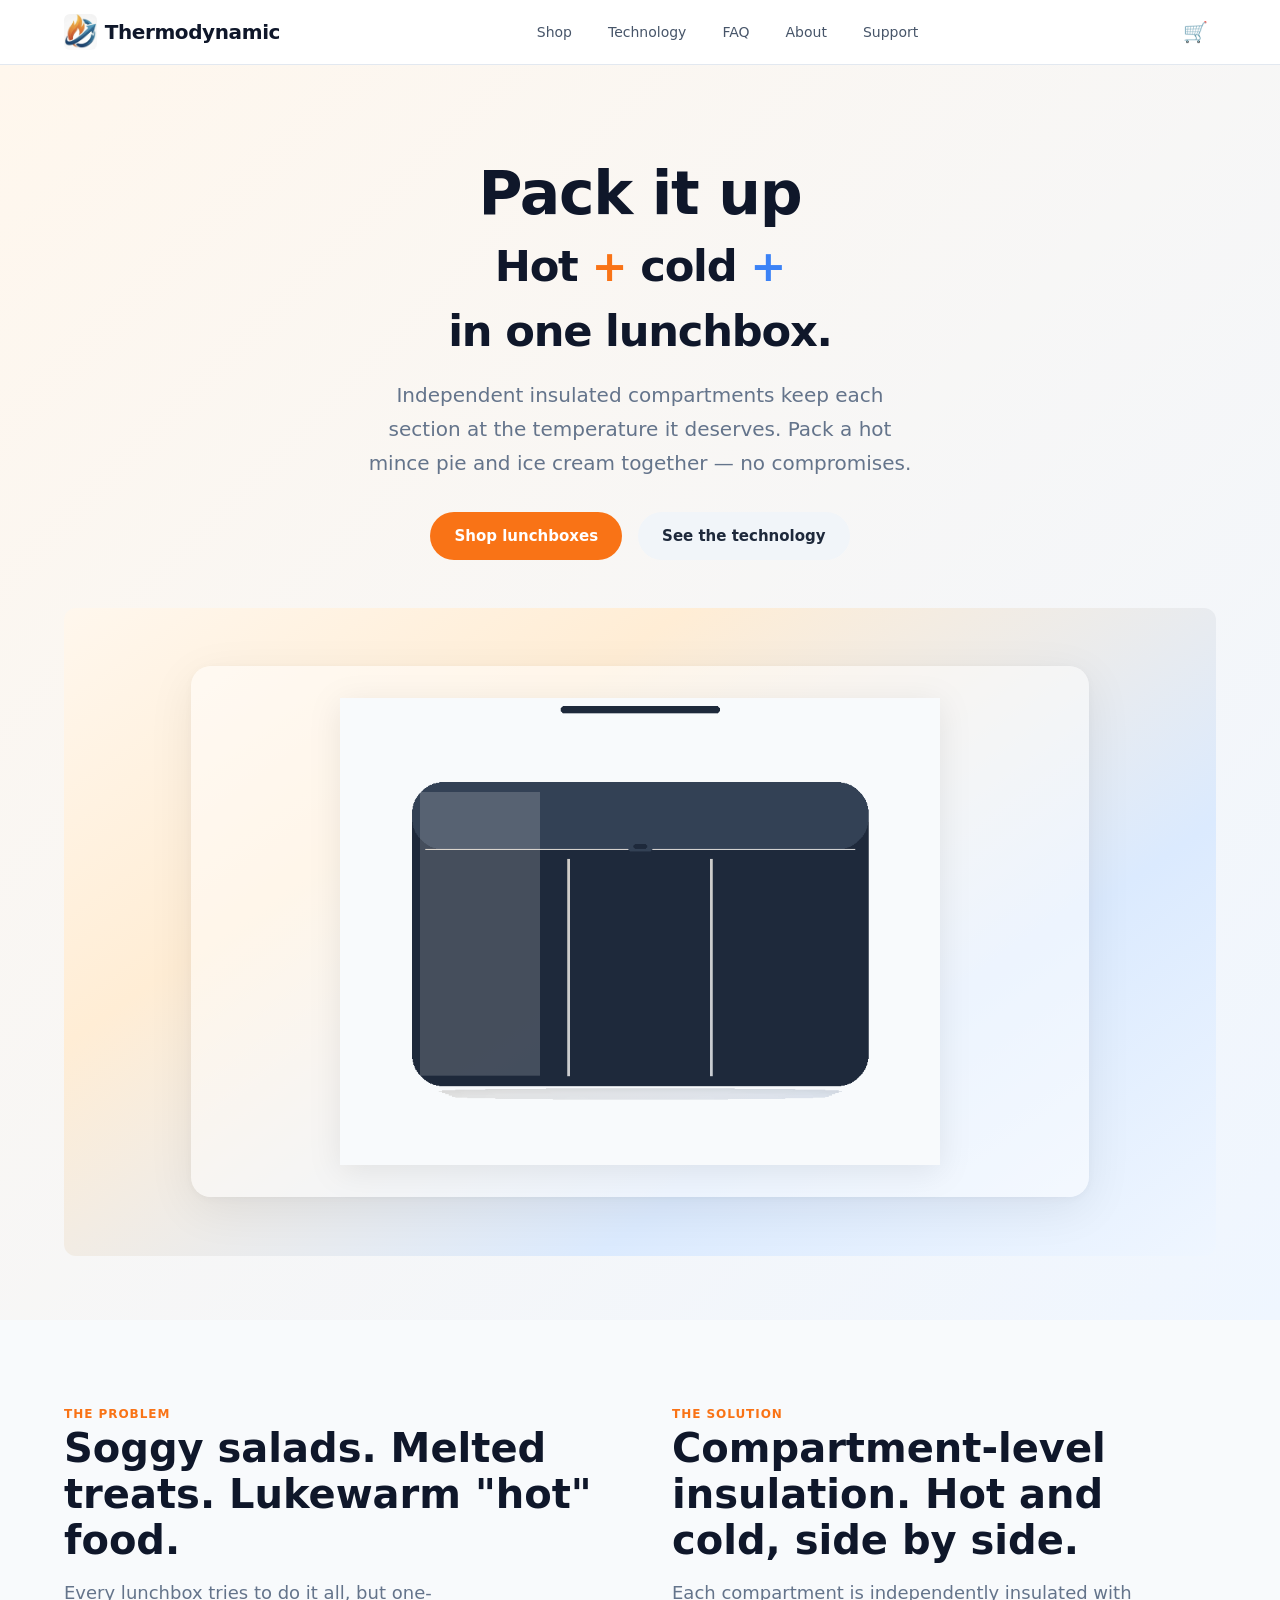
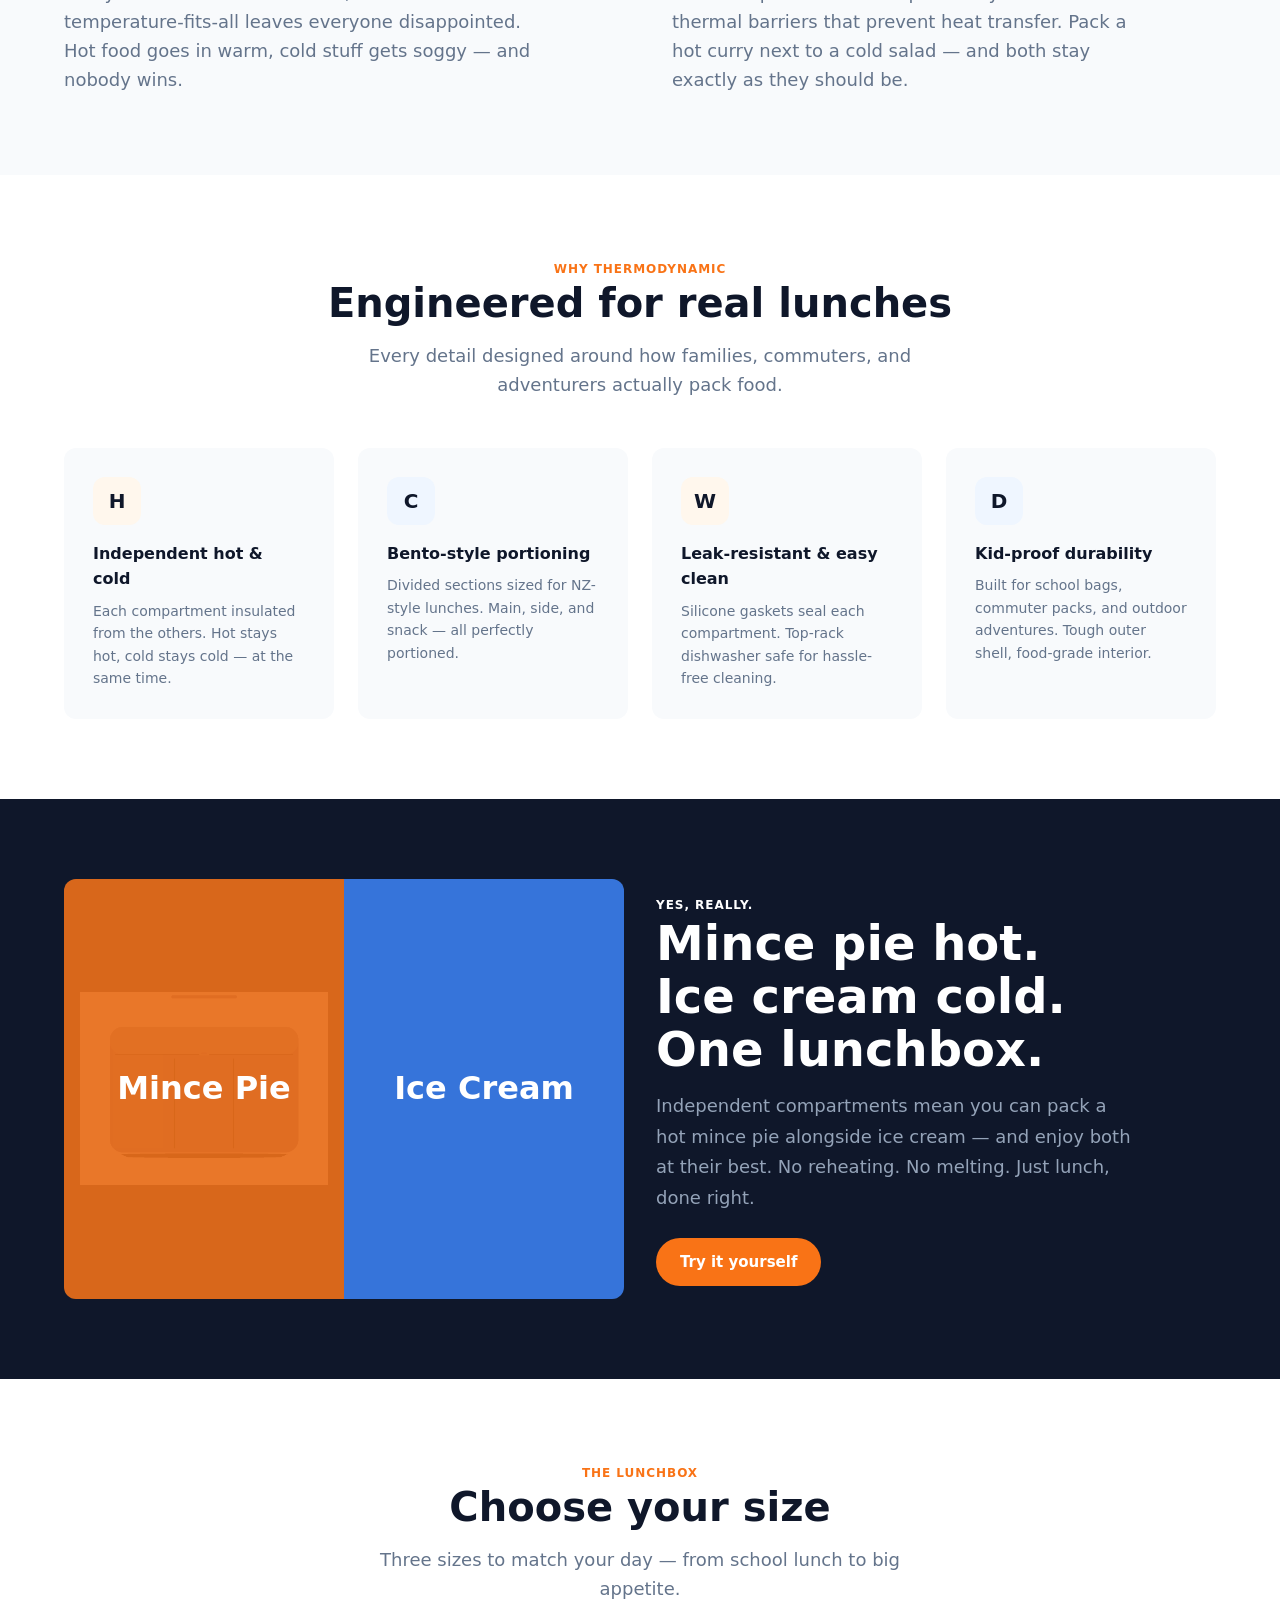
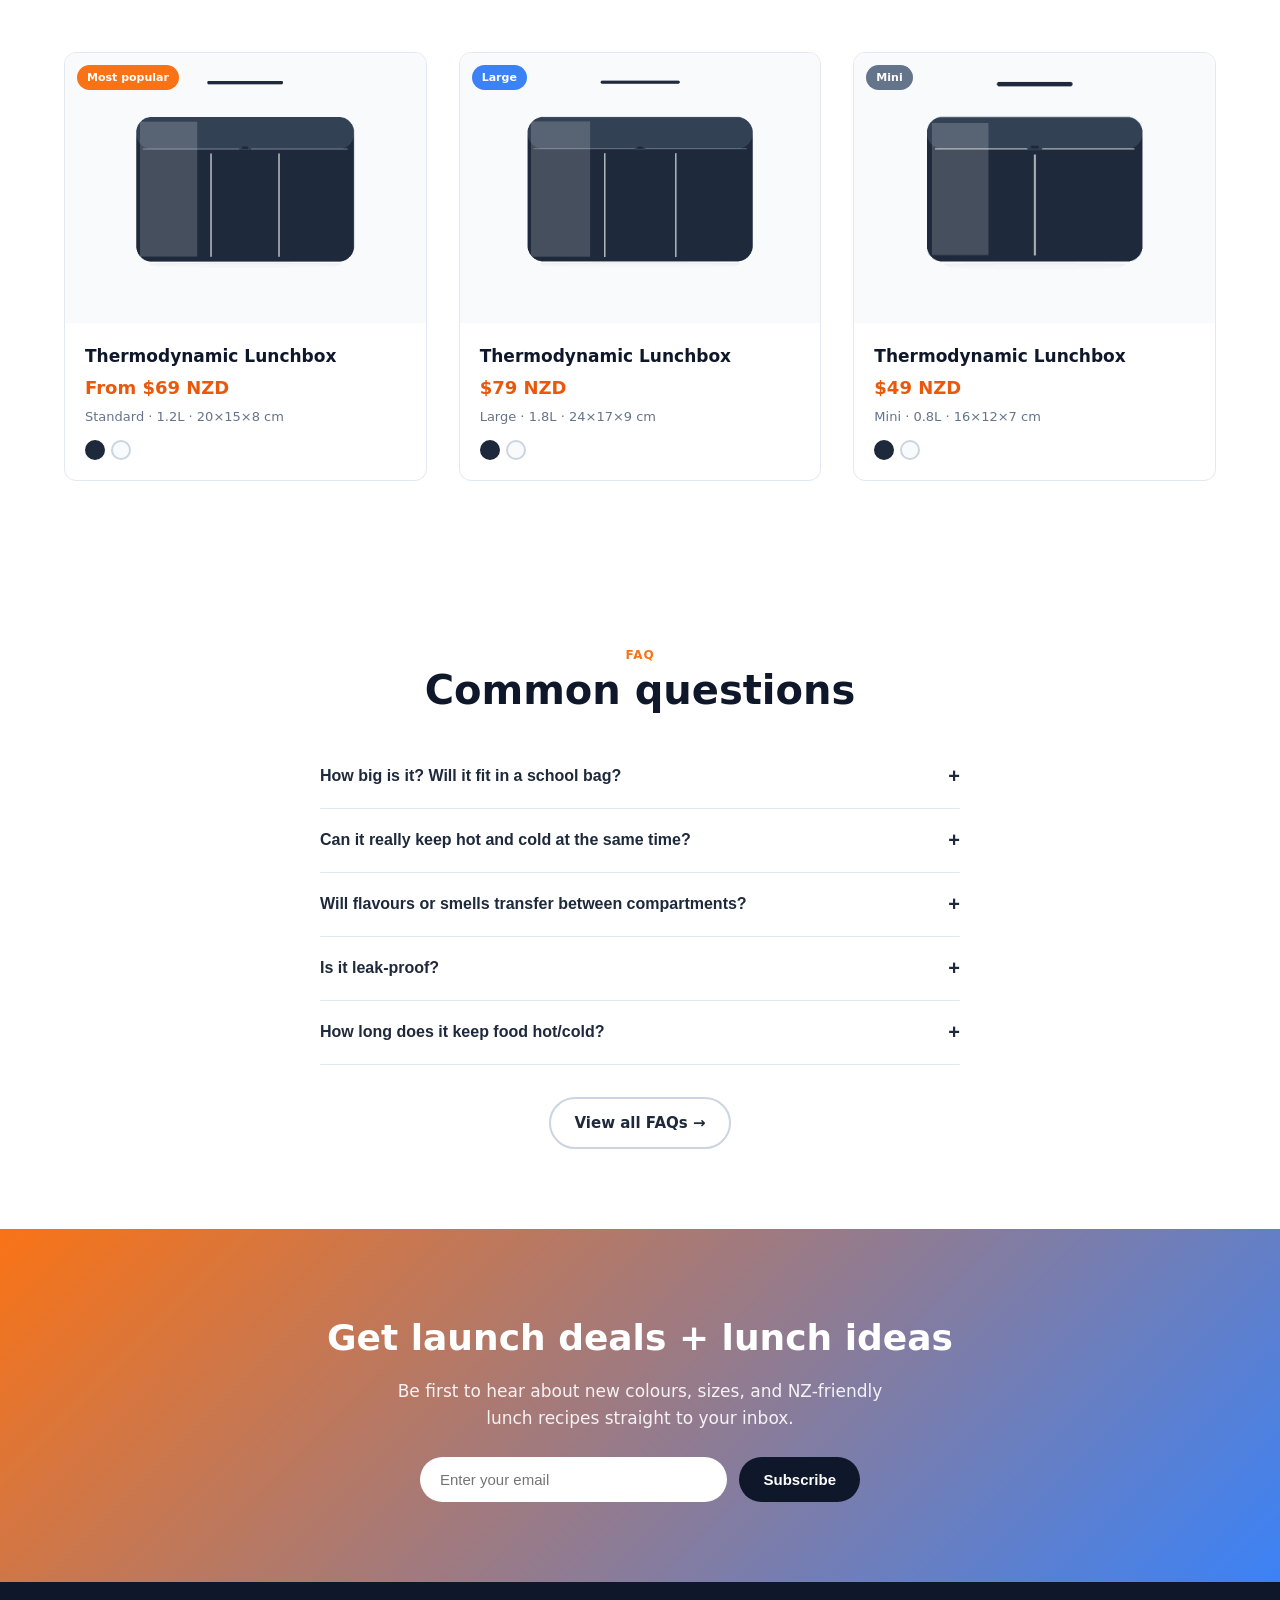
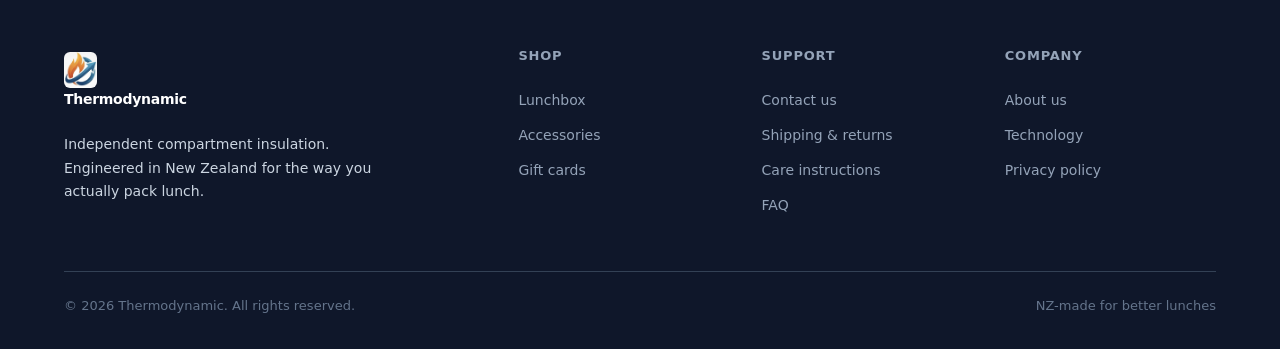
<file: index.html>
<!DOCTYPE html>
<html lang="en-NZ">
<head>
  <meta charset="UTF-8">
  <meta name="viewport" content="width=device-width, initial-scale=1.0">
  <title>Thermodynamic – Hot and cold in one lunchbox</title>
  <meta name="description" content="Independent insulated compartments keep each section at the temperature it deserves. Pack hot mince pie and ice cream together. NZ-designed bento lunchboxes.">
  <meta property="og:title" content="Thermodynamic – Hot and cold in one lunchbox">
  <meta property="og:description" content="Independent insulated compartments keep each section at the temperature it deserves.">
  <meta property="og:type" content="website">
  <meta property="og:url" content="https://thermodynamic.co.nz">
  <link rel="stylesheet" href="css/style.css">
  <link rel="icon" href="assets/logo.png">
</head>
<body>
  <!-- Header -->
  <header class="header">
    <div class="container header-inner">
      <a href="index.html" class="logo"><img class="logo-icon" src="assets/logo.png" alt="">Thermodynamic</a>
      <nav class="nav">
        <a href="shop.html">Shop</a>
        <a href="technology.html">Technology</a>
        <a href="faq.html">FAQ</a>
        <a href="about.html">About</a>
        <a href="support.html">Support</a>
      </nav>
      <div class="header-actions">
        <a href="cart.html" class="cart-btn" aria-label="Cart">
          🛒<span class="cart-count" style="display:none">0</span>
        </a>
        <button class="mobile-menu-btn" aria-label="Menu">☰</button>
      </div>
    </div>
    <nav class="mobile-nav">
      <a href="shop.html">Shop</a>
      <a href="technology.html">Technology</a>
      <a href="faq.html">FAQ</a>
      <a href="about.html">About</a>
      <a href="support.html">Support</a>
      <a href="cart.html" class="btn btn-primary">View cart 🛒</a>
    </nav>
  </header>

  <main>
    <!-- Hero -->
    <section class="hero">
      <div class="hero-bg"></div>
      <div class="container">
        <div class="hero-content">
          <h1><span style="display:block;margin-bottom:.15rem">Pack it up</span><span style="font-size:.72em">Hot <span class="highlight-orange">+</span> cold <span class="highlight-blue">+</span><br>in one lunchbox.</span></h1>
          <p>Independent insulated compartments keep each section at the temperature it deserves. Pack a hot mince pie and ice cream together — no compromises.</p>
          <div class="hero-actions">
            <a href="shop.html" class="btn btn-primary">Shop lunchboxes</a>
            <a href="technology.html" class="btn btn-secondary">See the technology</a>
          </div>
        </div>
        <div class="hero-visual">
          <div class="hero-visual-bg"></div>
          <div class="hero-visual-inner">
            <img src="assets/standard_slate.png" alt="Thermodynamic Lunchbox">
          </div>
        </div>
      </div>
    </section>

    <!-- Problem → Solution -->
    <section class="section" style="background:var(--slate-50)">
      <div class="container">
        <div class="grid-2" style="align-items:center">
          <div>
            <span class="section-label">The problem</span>
            <h2 class="section-title">Soggy salads. Melted treats. Lukewarm "hot" food.</h2>
            <p class="section-subtitle" style="max-width:480px">Every lunchbox tries to do it all, but one-temperature-fits-all leaves everyone disappointed. Hot food goes in warm, cold stuff gets soggy — and nobody wins.</p>
          </div>
          <div>
            <span class="section-label">The solution</span>
            <h2 class="section-title">Compartment-level insulation. <span class="highlight-orange">Hot</span> and <span class="highlight-blue">cold</span>, side by side.</h2>
            <p class="section-subtitle" style="max-width:480px">Each compartment is independently insulated with thermal barriers that prevent heat transfer. Pack a hot curry next to a cold salad — and both stay exactly as they should be.</p>
          </div>
        </div>
      </div>
    </section>

    <!-- Key Benefits -->
    <section class="section">
      <div class="container">
        <div class="text-center" style="margin-bottom:3rem">
          <span class="section-label">Why Thermodynamic</span>
          <h2 class="section-title">Engineered for real lunches</h2>
          <p class="section-subtitle" style="margin:0 auto">Every detail designed around how families, commuters, and adventurers actually pack food.</p>
        </div>
        <div class="benefits-grid">
          <div class="benefit-card">
            <div class="benefit-icon orange" style="font-size:1.25rem;font-weight:700">H</div>
            <h3>Independent hot & cold</h3>
            <p>Each compartment insulated from the others. Hot stays hot, cold stays cold — at the same time.</p>
          </div>
          <div class="benefit-card">
            <div class="benefit-icon blue" style="font-size:1.25rem;font-weight:700">C</div>
            <h3>Bento-style portioning</h3>
            <p>Divided sections sized for NZ-style lunches. Main, side, and snack — all perfectly portioned.</p>
          </div>
          <div class="benefit-card">
            <div class="benefit-icon orange" style="font-size:1.25rem;font-weight:700">W</div>
            <h3>Leak-resistant & easy clean</h3>
            <p>Silicone gaskets seal each compartment. Top-rack dishwasher safe for hassle-free cleaning.</p>
          </div>
          <div class="benefit-card">
            <div class="benefit-icon blue" style="font-size:1.25rem;font-weight:700">D</div>
            <h3>Kid-proof durability</h3>
            <p>Built for school bags, commuter packs, and outdoor adventures. Tough outer shell, food-grade interior.</p>
          </div>
        </div>
      </div>
    </section>

    <!-- Signature Scenario -->
    <section class="section signature">
      <div class="container">
        <div class="signature-grid">
          <div class="signature-visual" style="background:var(--slate-800)">
            <img src="assets/standard_orange.png" alt="Hot compartment" style="position:absolute;inset:0;width:50%;height:100%;object-fit:contain;padding:1rem;opacity:.3;left:0">
            <img src="assets/standard_blue.png" alt="Cold compartment" style="position:absolute;inset:0;width:50%;height:100%;object-fit:contain;padding:1rem;opacity:.3;right:0">
            <div style="position:relative;z-index:1;display:flex;width:100%;height:100%">
              <div class="signature-half hot-side" style="background:rgba(249,115,22,.85)">Mince Pie</div>
              <div class="signature-half cold-side" style="background:rgba(59,130,246,.85)">Ice Cream</div>
            </div>
          </div>
          <div class="signature-content">
            <span class="section-label" style="color:var(--orange-400)">Yes, really.</span>
            <h2>Mince pie hot.<br>Ice cream cold.<br>One lunchbox.</h2>
            <p>Independent compartments mean you can pack a hot mince pie alongside ice cream — and enjoy both at their best. No reheating. No melting. Just lunch, done right.</p>
            <a href="shop.html" class="btn btn-primary">Try it yourself</a>
          </div>
        </div>
      </div>
    </section>

    <!-- Product Preview -->
    <section class="section">
      <div class="container">
        <div class="text-center" style="margin-bottom:3rem">
          <span class="section-label">The Lunchbox</span>
          <h2 class="section-title">Choose your size</h2>
          <p class="section-subtitle" style="margin:0 auto">Three sizes to match your day — from school lunch to big appetite.</p>
        </div>
        <div class="product-preview-grid">
          <div class="product-card" onclick="window.location='shop.html'">
            <div class="product-card-image" style="background:var(--slate-50)">
              <img src="assets/standard_slate.png" alt="Thermodynamic Lunchbox Standard" style="position:absolute;inset:0;width:100%;height:100%;object-fit:contain;padding:1.5rem">
              <span class="tag">Most popular</span>
            </div>
            <div class="product-card-body">
              <h3>Thermodynamic Lunchbox</h3>
              <span class="price">From $69 NZD</span>
              <p class="desc">Standard · 1.2L · 20×15×8 cm</p>
              <div class="variant-dots">
                <span style="background:#1e293b" class="active"></span>
                <span style="background:#f9fafb;border-color:var(--slate-300)"></span>
              </div>
            </div>
          </div>
          <div class="product-card" onclick="window.location='shop.html'">
            <div class="product-card-image" style="background:var(--slate-50)">
              <img src="assets/large_slate.png" alt="Thermodynamic Lunchbox Large" style="position:absolute;inset:0;width:100%;height:100%;object-fit:contain;padding:1.5rem">
              <span class="tag" style="background:var(--blue-500)">Large</span>
            </div>
            <div class="product-card-body">
              <h3>Thermodynamic Lunchbox</h3>
              <span class="price">$79 NZD</span>
              <p class="desc">Large · 1.8L · 24×17×9 cm</p>
              <div class="variant-dots">
                <span style="background:#1e293b" class="active"></span>
                <span style="background:#f9fafb;border-color:var(--slate-300)"></span>
              </div>
            </div>
          </div>
          <div class="product-card" onclick="window.location='shop.html'">
            <div class="product-card-image" style="background:var(--slate-50)">
              <img src="assets/mini_slate.png" alt="Thermodynamic Lunchbox Mini" style="position:absolute;inset:0;width:100%;height:100%;object-fit:contain;padding:1.5rem">
              <span class="tag" style="background:var(--slate-500)">Mini</span>
            </div>
            <div class="product-card-body">
              <h3>Thermodynamic Lunchbox</h3>
              <span class="price">$49 NZD</span>
              <p class="desc">Mini · 0.8L · 16×12×7 cm</p>
              <div class="variant-dots">
                <span style="background:#1e293b" class="active"></span>
                <span style="background:#f9fafb;border-color:var(--slate-300)"></span>
              </div>
            </div>
          </div>
        </div>
      </div>
    </section>

    <!-- FAQ Preview -->
    <section class="section">
      <div class="container">
        <div class="text-center" style="margin-bottom:2rem">
          <span class="section-label">FAQ</span>
          <h2 class="section-title">Common questions</h2>
        </div>
        <div class="faq-list" style="max-width:640px">
           <div class="faq-item">
            <button class="faq-question">How big is it? Will it fit in a school bag?<span class="icon">+</span></button>
            <div class="faq-answer">The Mini (16×12×7 cm) fits easily in most standard school bags and lunchboxes. The Standard (20×15×8 cm) fits larger backpacks. Even the Large (24×17×9 cm) fits typical high school bags. All sizes are designed to be slim enough for a child's backpack without bulging.</div>
          </div>
          <div class="faq-item">
            <button class="faq-question">Can it really keep hot and cold at the same time?<span class="icon">+</span></button>
            <div class="faq-answer">Yes. Each compartment is independently insulated with a thermal barrier between them. Heat transfer between compartments is minimised, so you can pack hot and cold food together without compromise.</div>
          </div>
          <div class="faq-item">
            <button class="faq-question">Will flavours or smells transfer between compartments?<span class="icon">+</span></button>
            <div class="faq-answer">No. Each compartment is sealed independently with food-grade silicone gaskets. Strong smells like curry or fish won't leak into adjacent compartments.</div>
          </div>
          <div class="faq-item">
            <button class="faq-question">Is it leak-proof?<span class="icon">+</span></button>
            <div class="faq-answer">Yes. The lid seals each compartment individually with silicone gaskets. It's designed to be leak-resistant for typical lunch foods.</div>
          </div>
          <div class="faq-item">
            <button class="faq-question">How long does it keep food hot/cold?<span class="icon">+</span></button>
            <div class="faq-answer">Hot food stays hot (above 50°C) for up to 4 hours. Cold food stays cold (below 5°C) for up to 6 hours. Performance depends on starting temperature and environment.</div>
          </div>
        </div>
        <div class="faq-cta">
          <a href="faq.html" class="btn btn-outline">View all FAQs →</a>
        </div>
      </div>
    </section>

    <!-- Email Capture -->
    <section class="section email-capture">
      <div class="container">
        <h2>Get launch deals + lunch ideas</h2>
        <p>Be first to hear about new colours, sizes, and NZ-friendly lunch recipes straight to your inbox.</p>
        <form class="email-form" onsubmit="event.preventDefault();const i=this.querySelector('input');if(i&&i.value){showToast('Thanks! You\'re on the list');i.value=''}">
          <input type="email" placeholder="Enter your email" required aria-label="Email address">
          <button type="submit" class="btn btn-dark">Subscribe</button>
        </form>
      </div>
    </section>
  </main>

  <!-- Footer -->
  <footer class="footer">
    <div class="container">
      <div class="footer-grid">
        <div class="footer-brand">
      <a href="index.html" class="logo"><img class="logo-icon" src="assets/logo.png" alt="">Thermodynamic</a>
          <p>Independent compartment insulation. Engineered in New Zealand for the way you actually pack lunch.</p>
        </div>
        <div>
          <h4>Shop</h4>
          <a href="shop.html">Lunchbox</a>
          <a href="shop.html">Accessories</a>
          <a href="shop.html">Gift cards</a>
        </div>
        <div>
          <h4>Support</h4>
          <a href="support.html">Contact us</a>
          <a href="support.html">Shipping & returns</a>
          <a href="support.html">Care instructions</a>
          <a href="faq.html">FAQ</a>
        </div>
        <div>
          <h4>Company</h4>
          <a href="about.html">About us</a>
          <a href="technology.html">Technology</a>
          <a href="support.html">Privacy policy</a>
        </div>
      </div>
      <div class="footer-bottom">
        <span>© 2026 Thermodynamic. All rights reserved.</span>
        <span>NZ-made for better lunches</span>
      </div>
    </div>
  </footer>

  <script src="js/main.js"></script>
</body>
</html>
</file>
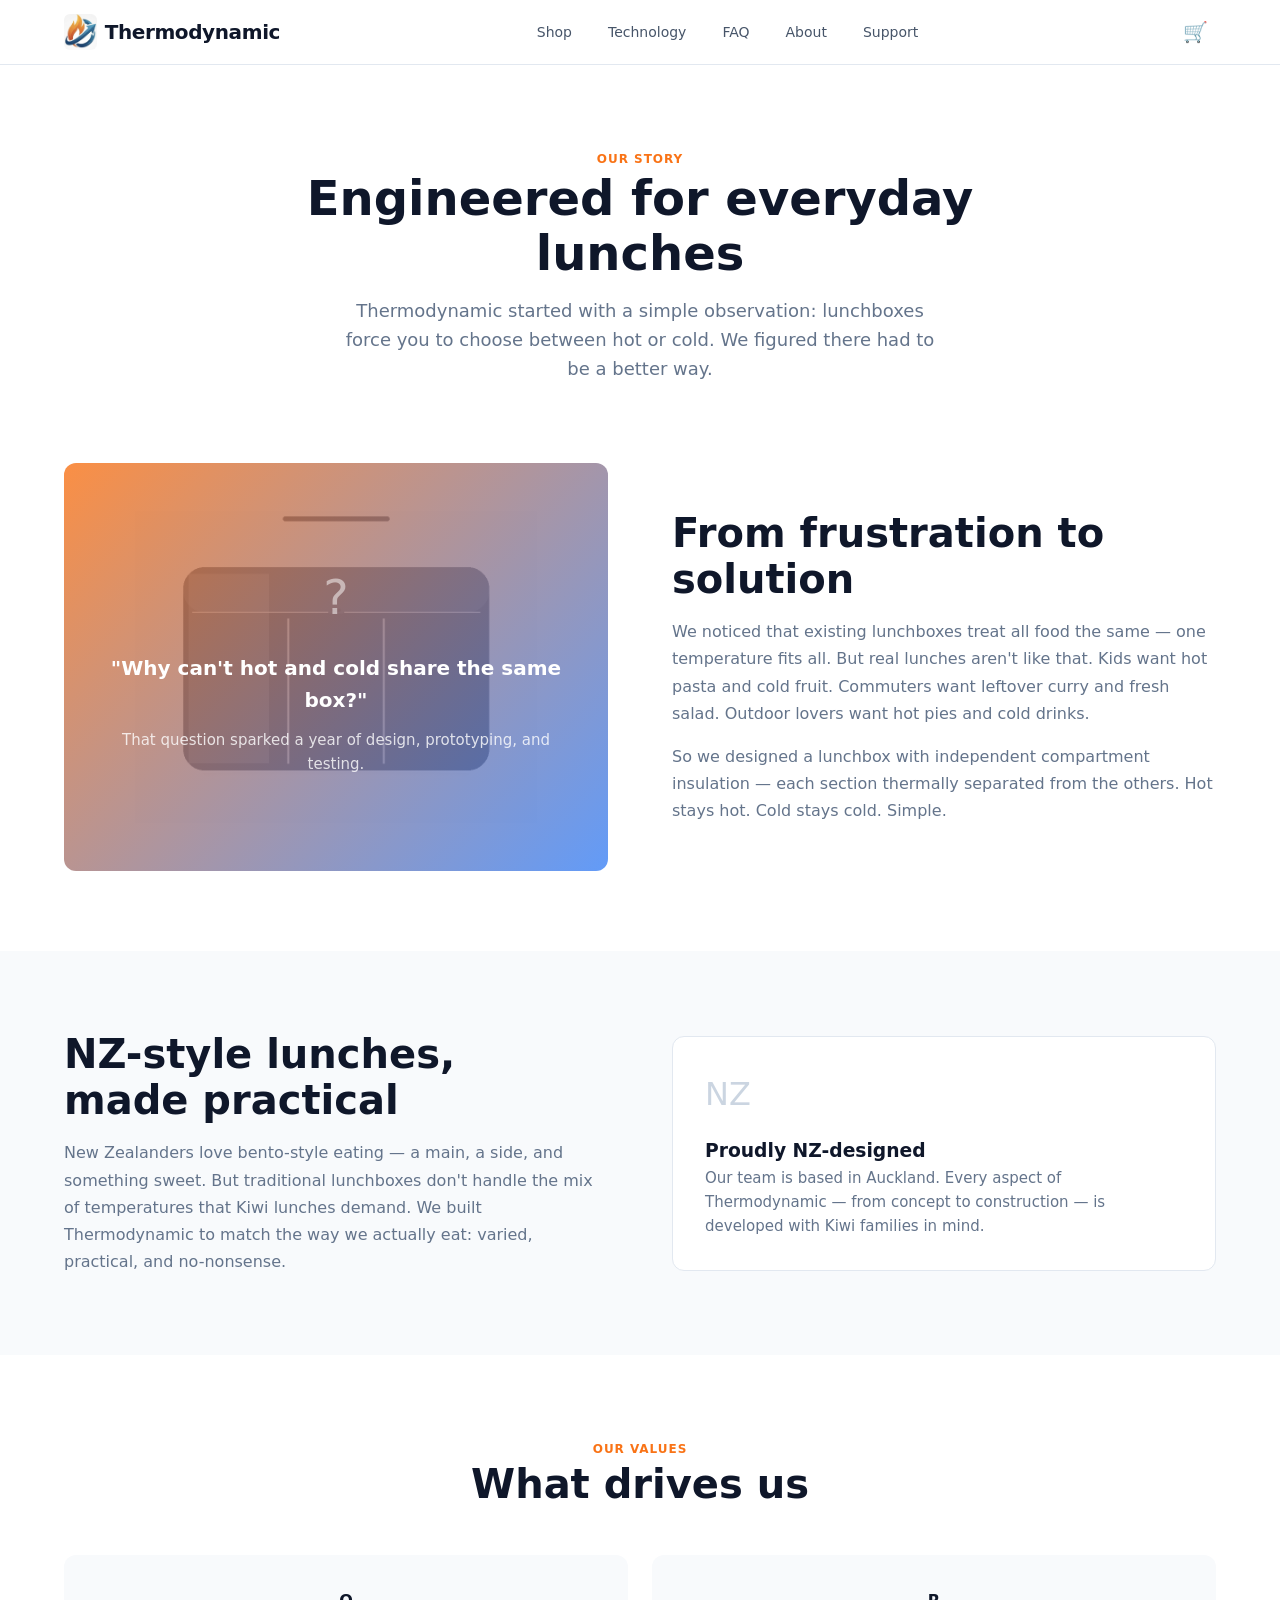
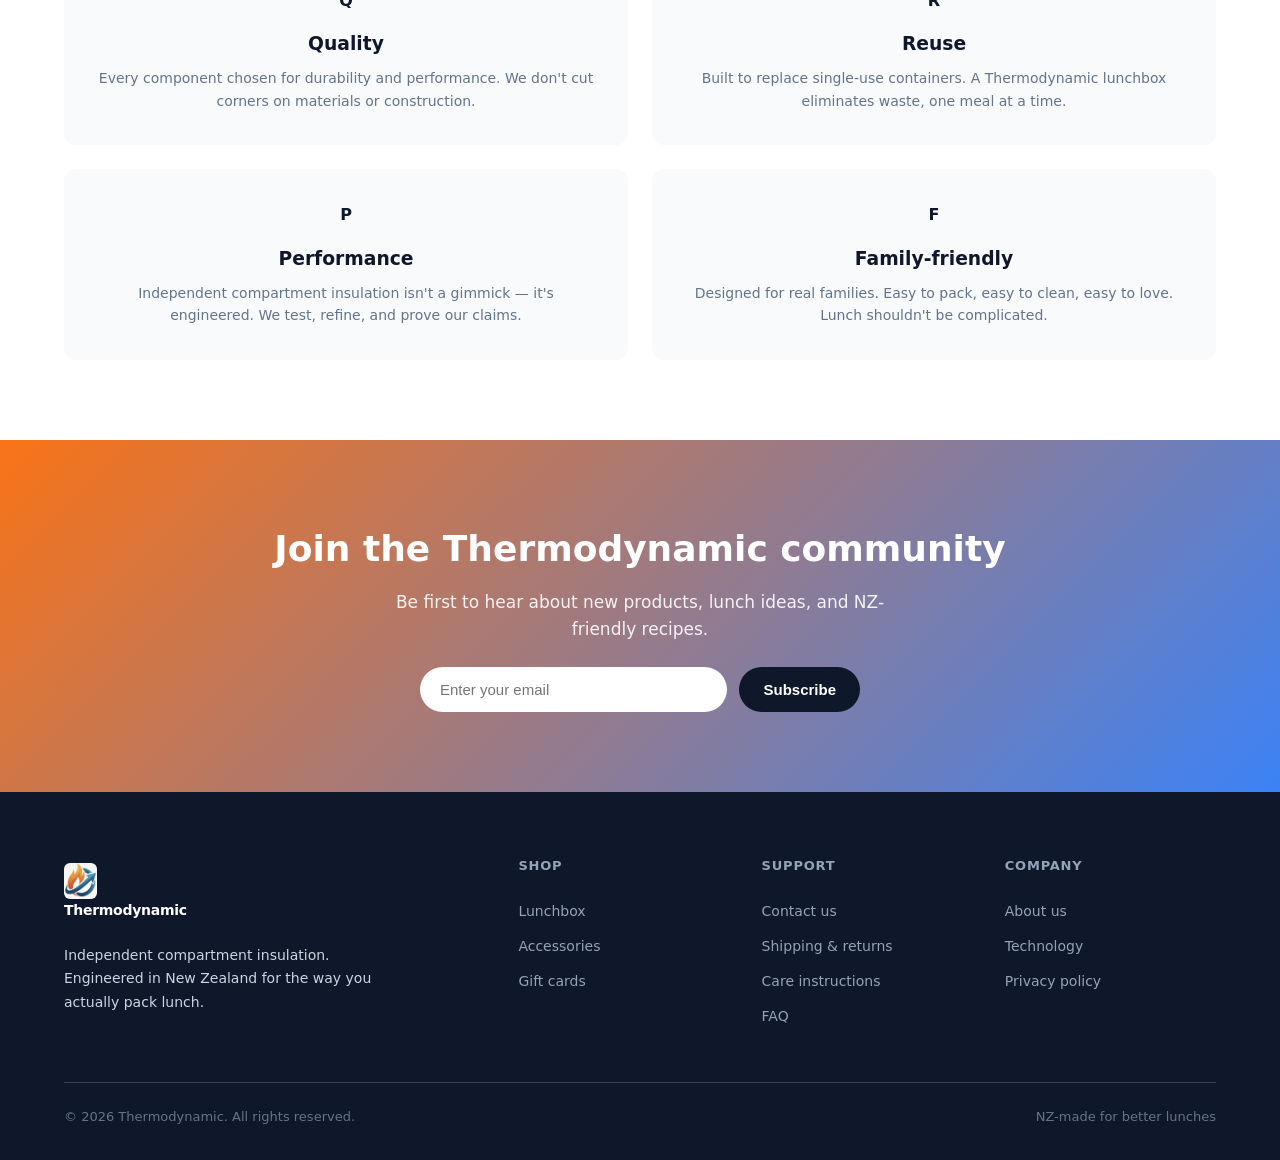
<file: about.html>
<!DOCTYPE html>
<html lang="en-NZ">
<head>
  <meta charset="UTF-8">
  <meta name="viewport" content="width=device-width, initial-scale=1.0">
  <title>About Thermodynamic – Our Story</title>
  <meta name="description" content="Thermodynamic was born from one simple question: why can't hot and cold food share the same lunchbox? Learn our story.">
  <meta property="og:title" content="About Thermodynamic – Engineered for everyday lunches">
  <meta property="og:description" content="The story behind New Zealand's first independent compartment insulation lunchbox.">
  <link rel="stylesheet" href="css/style.css">
  <link rel="icon" href="assets/logo.png">
</head>
<body>
  <header class="header">
    <div class="container header-inner">
      <a href="index.html" class="logo"><img class="logo-icon" src="assets/logo.png" alt="">Thermodynamic</a>
      <nav class="nav">
        <a href="shop.html">Shop</a>
        <a href="technology.html">Technology</a>
        <a href="faq.html">FAQ</a>
        <a href="about.html">About</a>
        <a href="support.html">Support</a>
      </nav>
      <div class="header-actions">
        <a href="cart.html" class="cart-btn" aria-label="Cart">🛒<span class="cart-count" style="display:none">0</span></a>
        <button class="mobile-menu-btn" aria-label="Menu">☰</button>
      </div>
    </div>
    <nav class="mobile-nav">
      <a href="shop.html">Shop</a>
      <a href="technology.html">Technology</a>
      <a href="faq.html">FAQ</a>
      <a href="about.html">About</a>
      <a href="support.html">Support</a>
      <a href="cart.html" class="btn btn-primary">View cart 🛒</a>
    </nav>
  </header>

  <main>
    <section class="section" style="padding-bottom:0">
      <div class="container">
        <div class="text-center" style="max-width:680px;margin:0 auto">
          <span class="section-label">Our story</span>
          <h1 class="section-title" style="font-size:clamp(2rem,4.5vw,3rem)">Engineered for everyday lunches</h1>
          <p class="section-subtitle" style="margin:0 auto">Thermodynamic started with a simple observation: lunchboxes force you to choose between hot or cold. We figured there had to be a better way.</p>
        </div>
      </div>
    </section>

    <!-- Story -->
    <section class="section">
      <div class="container">
        <div class="grid-2" style="align-items:center">
          <div style="border-radius:var(--radius);overflow:hidden;position:relative;aspect-ratio:4/3">
            <img src="assets/standard_slate.png" alt="Thermodynamic story" style="position:absolute;inset:0;width:100%;height:100%;object-fit:contain;padding:3rem">
            <div style="position:absolute;inset:0;background:linear-gradient(135deg,rgba(249,115,22,.8),rgba(59,130,246,.8));display:flex;flex-direction:column;align-items:center;justify-content:center;padding:2rem;text-align:center">
              <div style="font-size:3rem;font-weight:200;color:rgba(255,255,255,.5);margin-bottom:1rem">?</div>
              <h3 style="font-size:1.25rem;color:white">"Why can't hot and cold share the same box?"</h3>
              <p style="color:rgba(255,255,255,.8);font-size:.9375rem;margin-top:.75rem">That question sparked a year of design, prototyping, and testing.</p>
            </div>
          </div>
          <div>
            <h2 class="section-title">From frustration to solution</h2>
            <p style="color:var(--slate-500);line-height:1.7;margin-bottom:1rem">We noticed that existing lunchboxes treat all food the same — one temperature fits all. But real lunches aren't like that. Kids want hot pasta and cold fruit. Commuters want leftover curry and fresh salad. Outdoor lovers want hot pies and cold drinks.</p>
            <p style="color:var(--slate-500);line-height:1.7">So we designed a lunchbox with independent compartment insulation — each section thermally separated from the others. Hot stays hot. Cold stays cold. Simple.</p>
          </div>
        </div>
      </div>
    </section>

    <!-- NZ context -->
    <section class="section" style="background:var(--slate-50)">
      <div class="container">
        <div class="grid-2" style="align-items:center">
          <div>
            <h2 class="section-title">NZ-style lunches,<br>made practical</h2>
            <p style="color:var(--slate-500);line-height:1.7">New Zealanders love bento-style eating — a main, a side, and something sweet. But traditional lunchboxes don't handle the mix of temperatures that Kiwi lunches demand. We built Thermodynamic to match the way we actually eat: varied, practical, and no-nonsense.</p>
          </div>
          <div style="background:var(--white);border-radius:var(--radius);padding:2rem;border:1px solid var(--slate-200)">
            <div style="font-size:2rem;font-weight:200;color:var(--slate-300);margin-bottom:1rem">NZ</div>
            <h3>Proudly NZ-designed</h3>
            <p style="color:var(--slate-500);font-size:.9375rem">Our team is based in Auckland. Every aspect of Thermodynamic — from concept to construction — is developed with Kiwi families in mind.</p>
          </div>
        </div>
      </div>
    </section>

    <!-- Values -->
    <section class="section">
      <div class="container">
        <div class="text-center" style="margin-bottom:3rem">
          <span class="section-label">Our values</span>
          <h2 class="section-title">What drives us</h2>
        </div>
        <div class="values-grid">
          <div class="value-card">
            <div class="icon" style="font-weight:700;font-size:1rem">Q</div>
            <h3>Quality</h3>
            <p>Every component chosen for durability and performance. We don't cut corners on materials or construction.</p>
          </div>
          <div class="value-card">
            <div class="icon" style="font-weight:700;font-size:1rem">R</div>
            <h3>Reuse</h3>
            <p>Built to replace single-use containers. A Thermodynamic lunchbox eliminates waste, one meal at a time.</p>
          </div>
          <div class="value-card">
            <div class="icon" style="font-weight:700;font-size:1rem">P</div>
            <h3>Performance</h3>
            <p>Independent compartment insulation isn't a gimmick — it's engineered. We test, refine, and prove our claims.</p>
          </div>
          <div class="value-card">
            <div class="icon" style="font-weight:700;font-size:1rem">F</div>
            <h3>Family-friendly</h3>
            <p>Designed for real families. Easy to pack, easy to clean, easy to love. Lunch shouldn't be complicated.</p>
          </div>
        </div>
      </div>
    </section>

    <section class="section email-capture">
      <div class="container">
        <h2>Join the Thermodynamic community</h2>
        <p>Be first to hear about new products, lunch ideas, and NZ-friendly recipes.</p>
        <form class="email-form" onsubmit="event.preventDefault();const i=this.querySelector('input');if(i&&i.value){showToast('Thanks! You\'re on the list');i.value=''}">
          <input type="email" placeholder="Enter your email" required aria-label="Email address">
          <button type="submit" class="btn btn-dark">Subscribe</button>
        </form>
      </div>
    </section>
  </main>

  <footer class="footer">
    <div class="container">
      <div class="footer-grid">
        <div class="footer-brand">
          <a href="index.html" class="logo"><img class="logo-icon" src="assets/logo.png" alt="">Thermodynamic</a>
          <p>Independent compartment insulation. Engineered in New Zealand for the way you actually pack lunch.</p>
        </div>
        <div>
          <h4>Shop</h4>
          <a href="shop.html">Lunchbox</a>
          <a href="shop.html">Accessories</a>
          <a href="shop.html">Gift cards</a>
        </div>
        <div>
          <h4>Support</h4>
          <a href="support.html">Contact us</a>
          <a href="support.html">Shipping & returns</a>
          <a href="support.html">Care instructions</a>
          <a href="faq.html">FAQ</a>
        </div>
        <div>
          <h4>Company</h4>
          <a href="about.html">About us</a>
          <a href="technology.html">Technology</a>
          <a href="support.html">Privacy policy</a>
        </div>
      </div>
      <div class="footer-bottom">
        <span>© 2026 Thermodynamic. All rights reserved.</span>
        <span>NZ-made for better lunches</span>
      </div>
    </div>
  </footer>

  <script src="js/main.js"></script>
</body>
</html>
</file>
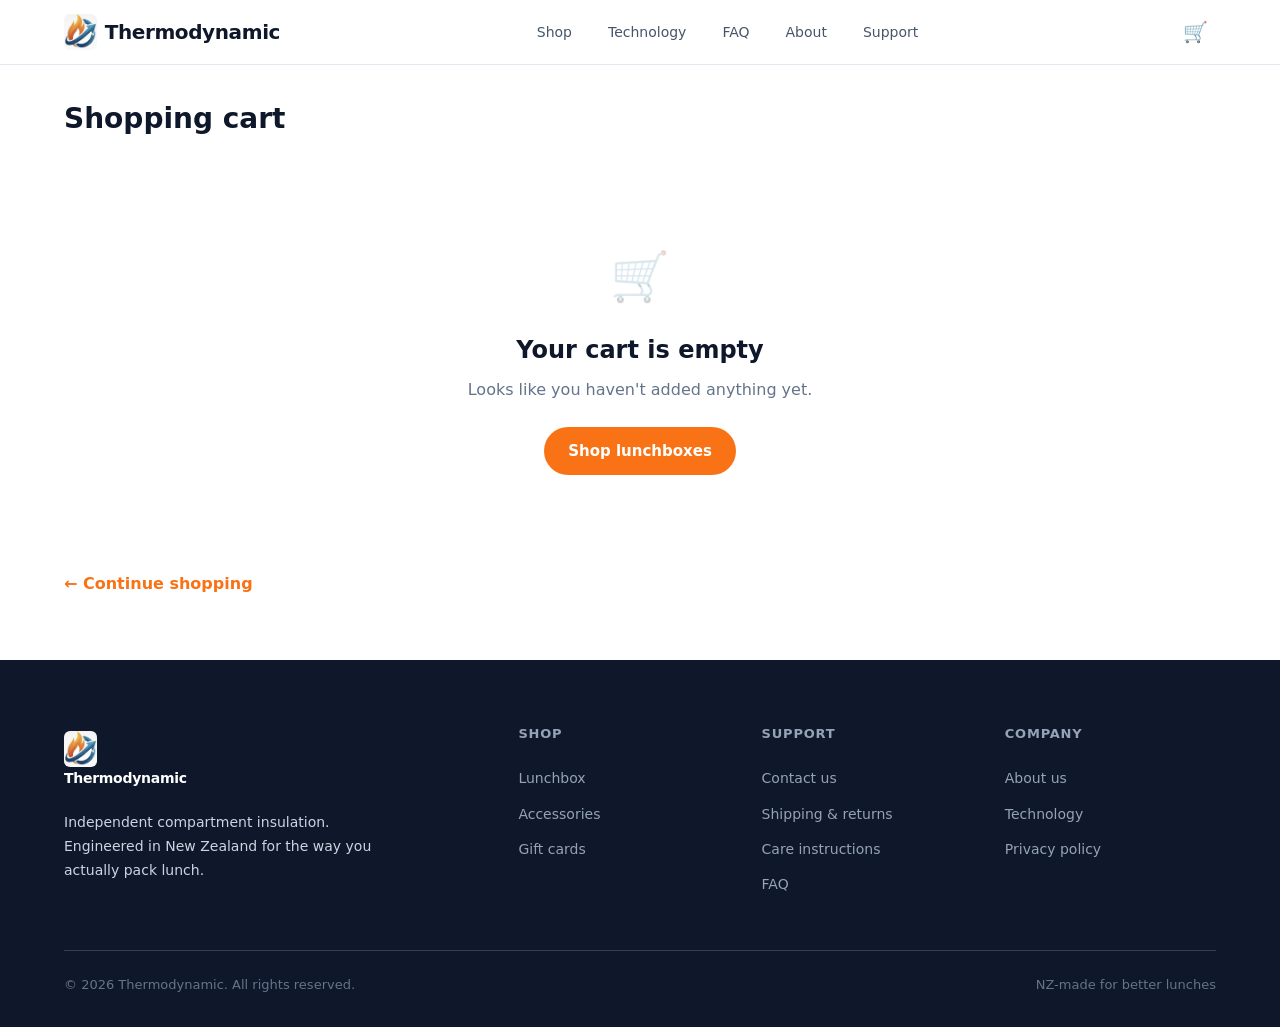
<file: cart.html>
<!DOCTYPE html>
<html lang="en-NZ">
<head>
  <meta charset="UTF-8">
  <meta name="viewport" content="width=device-width, initial-scale=1.0">
  <title>Shopping Cart – Thermodynamic</title>
  <meta name="description" content="Review your Thermodynamic order. Free NZ shipping over $79.">
  <link rel="stylesheet" href="css/style.css">
  <link rel="icon" href="assets/logo.png">
</head>
<body>
  <header class="header">
    <div class="container header-inner">
      <a href="index.html" class="logo"><img class="logo-icon" src="assets/logo.png" alt="">Thermodynamic</a>
      <nav class="nav">
        <a href="shop.html">Shop</a>
        <a href="technology.html">Technology</a>
        <a href="faq.html">FAQ</a>
        <a href="about.html">About</a>
        <a href="support.html">Support</a>
      </nav>
      <div class="header-actions">
        <a href="cart.html" class="cart-btn" aria-label="Cart">🛒<span class="cart-count" style="display:none">0</span></a>
        <button class="mobile-menu-btn" aria-label="Menu">☰</button>
      </div>
    </div>
    <nav class="mobile-nav">
      <a href="shop.html">Shop</a>
      <a href="technology.html">Technology</a>
      <a href="faq.html">FAQ</a>
      <a href="about.html">About</a>
      <a href="support.html">Support</a>
      <a href="cart.html" class="btn btn-primary">View cart 🛒</a>
    </nav>
  </header>

  <main class="cart-page">
    <div class="container">
      <h1 style="font-size:1.75rem;font-weight:800;margin-bottom:2rem">Shopping cart</h1>
      <div id="cart-container">
        <!-- Rendered by JS -->
      </div>
      <div style="margin-top:2rem">
        <a href="shop.html" style="color:var(--orange-500);font-weight:600">← Continue shopping</a>
      </div>
    </div>
  </main>

  <footer class="footer">
    <div class="container">
      <div class="footer-grid">
        <div class="footer-brand">
          <a href="index.html" class="logo"><img class="logo-icon" src="assets/logo.png" alt="">Thermodynamic</a>
          <p>Independent compartment insulation. Engineered in New Zealand for the way you actually pack lunch.</p>
        </div>
        <div>
          <h4>Shop</h4>
          <a href="shop.html">Lunchbox</a>
          <a href="shop.html">Accessories</a>
          <a href="shop.html">Gift cards</a>
        </div>
        <div>
          <h4>Support</h4>
          <a href="support.html">Contact us</a>
          <a href="support.html">Shipping & returns</a>
          <a href="support.html">Care instructions</a>
          <a href="faq.html">FAQ</a>
        </div>
        <div>
          <h4>Company</h4>
          <a href="about.html">About us</a>
          <a href="technology.html">Technology</a>
          <a href="support.html">Privacy policy</a>
        </div>
      </div>
      <div class="footer-bottom">
        <span>© 2026 Thermodynamic. All rights reserved.</span>
        <span>NZ-made for better lunches</span>
      </div>
    </div>
  </footer>

  <script src="js/main.js"></script>
  <script>
    document.addEventListener('DOMContentLoaded', renderCartPage);
  </script>
</body>
</html>
</file>
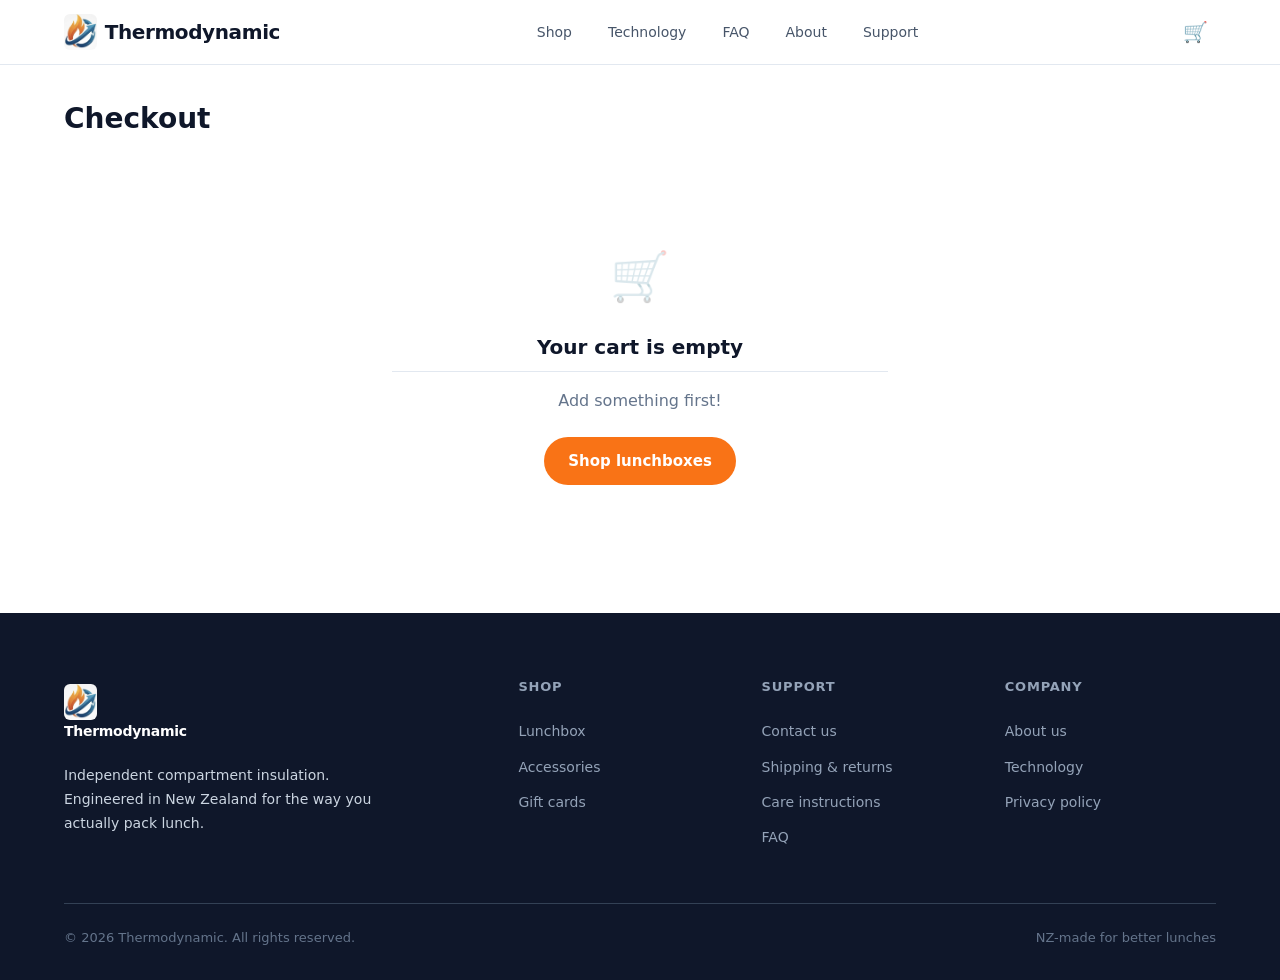
<file: checkout.html>
<!DOCTYPE html>
<html lang="en-NZ">
<head>
  <meta charset="UTF-8">
  <meta name="viewport" content="width=device-width, initial-scale=1.0">
  <title>Checkout – Thermodynamic</title>
  <meta name="description" content="Complete your Thermodynamic order.">
  <link rel="stylesheet" href="css/style.css">
  <link rel="icon" href="assets/logo.png">
</head>
<body>
  <header class="header">
    <div class="container header-inner">
      <a href="index.html" class="logo"><img class="logo-icon" src="assets/logo.png" alt="">Thermodynamic</a>
      <nav class="nav">
        <a href="shop.html">Shop</a>
        <a href="technology.html">Technology</a>
        <a href="faq.html">FAQ</a>
        <a href="about.html">About</a>
        <a href="support.html">Support</a>
      </nav>
      <div class="header-actions">
        <a href="cart.html" class="cart-btn" aria-label="Cart">🛒<span class="cart-count" style="display:none">0</span></a>
        <button class="mobile-menu-btn" aria-label="Menu">☰</button>
      </div>
    </div>
    <nav class="mobile-nav">
      <a href="shop.html">Shop</a>
      <a href="technology.html">Technology</a>
      <a href="faq.html">FAQ</a>
      <a href="about.html">About</a>
      <a href="support.html">Support</a>
      <a href="cart.html" class="btn btn-primary">View cart 🛒</a>
    </nav>
  </header>

  <main style="padding:2rem 0 4rem">
    <div class="container">
      <h1 style="font-size:1.75rem;font-weight:800;margin-bottom:2rem">Checkout</h1>

      <div id="checkout-summary"></div>

      <form id="checkout-form" class="checkout-form">
        <h2>Contact</h2>
        <div class="form-group">
          <label for="ce-email">Email</label>
          <input type="email" id="ce-email" required placeholder="you@example.com">
        </div>

        <h2 style="margin-top:2rem">Delivery</h2>
        <div class="form-group">
          <label for="ce-name">Full name</label>
          <input type="text" id="ce-name" required placeholder="Your name">
        </div>
        <div class="form-group">
          <label for="ce-address">Address</label>
          <input type="text" id="ce-address" required placeholder="Street address">
        </div>
        <div class="form-group">
          <label for="ce-city">City</label>
          <input type="text" id="ce-city" required placeholder="City">
        </div>
        <div style="display:grid;grid-template-columns:1fr 1fr;gap:1rem">
          <div class="form-group">
            <label for="ce-region">Region</label>
            <input type="text" id="ce-region" placeholder="e.g. Auckland">
          </div>
          <div class="form-group">
            <label for="ce-postcode">Postcode</label>
            <input type="text" id="ce-postcode" placeholder="e.g. 1010">
          </div>
        </div>

        <h2 style="margin-top:2rem">Payment</h2>
        <p style="font-size:.875rem;color:var(--slate-500);margin-bottom:1rem">This is a prototype — no real payment will be taken.</p>
        <div class="form-group">
          <label for="ce-card">Card number</label>
          <input type="text" id="ce-card" placeholder="4242 4242 4242 4242">
        </div>
        <div style="display:grid;grid-template-columns:1fr 1fr;gap:1rem">
          <div class="form-group">
            <label for="ce-expiry">Expiry</label>
            <input type="text" id="ce-expiry" placeholder="MM/YY">
          </div>
          <div class="form-group">
            <label for="ce-cvc">CVC</label>
            <input type="text" id="ce-cvc" placeholder="123">
          </div>
        </div>

        <button type="submit" class="btn btn-primary" style="width:100%;margin-top:1.5rem;padding:1rem;font-size:1.0625rem">
          Place order — $0.00 (prototype)
        </button>
        <p style="text-align:center;font-size:.8125rem;color:var(--slate-400);margin-top:.75rem">No real payment processed. This is a prototype checkout flow.</p>
      </form>
    </div>
  </main>

  <footer class="footer">
    <div class="container">
      <div class="footer-grid">
        <div class="footer-brand">
          <a href="index.html" class="logo"><img class="logo-icon" src="assets/logo.png" alt="">Thermodynamic</a>
          <p>Independent compartment insulation. Engineered in New Zealand for the way you actually pack lunch.</p>
        </div>
        <div>
          <h4>Shop</h4>
          <a href="shop.html">Lunchbox</a>
          <a href="shop.html">Accessories</a>
          <a href="shop.html">Gift cards</a>
        </div>
        <div>
          <h4>Support</h4>
          <a href="support.html">Contact us</a>
          <a href="support.html">Shipping & returns</a>
          <a href="support.html">Care instructions</a>
          <a href="faq.html">FAQ</a>
        </div>
        <div>
          <h4>Company</h4>
          <a href="about.html">About us</a>
          <a href="technology.html">Technology</a>
          <a href="support.html">Privacy policy</a>
        </div>
      </div>
      <div class="footer-bottom">
        <span>© 2026 Thermodynamic. All rights reserved.</span>
        <span>NZ-made for better lunches</span>
      </div>
    </div>
  </footer>

  <script src="js/main.js"></script>
  <script>
    document.addEventListener('DOMContentLoaded', renderCheckout);
  </script>
</body>
</html>
</file>
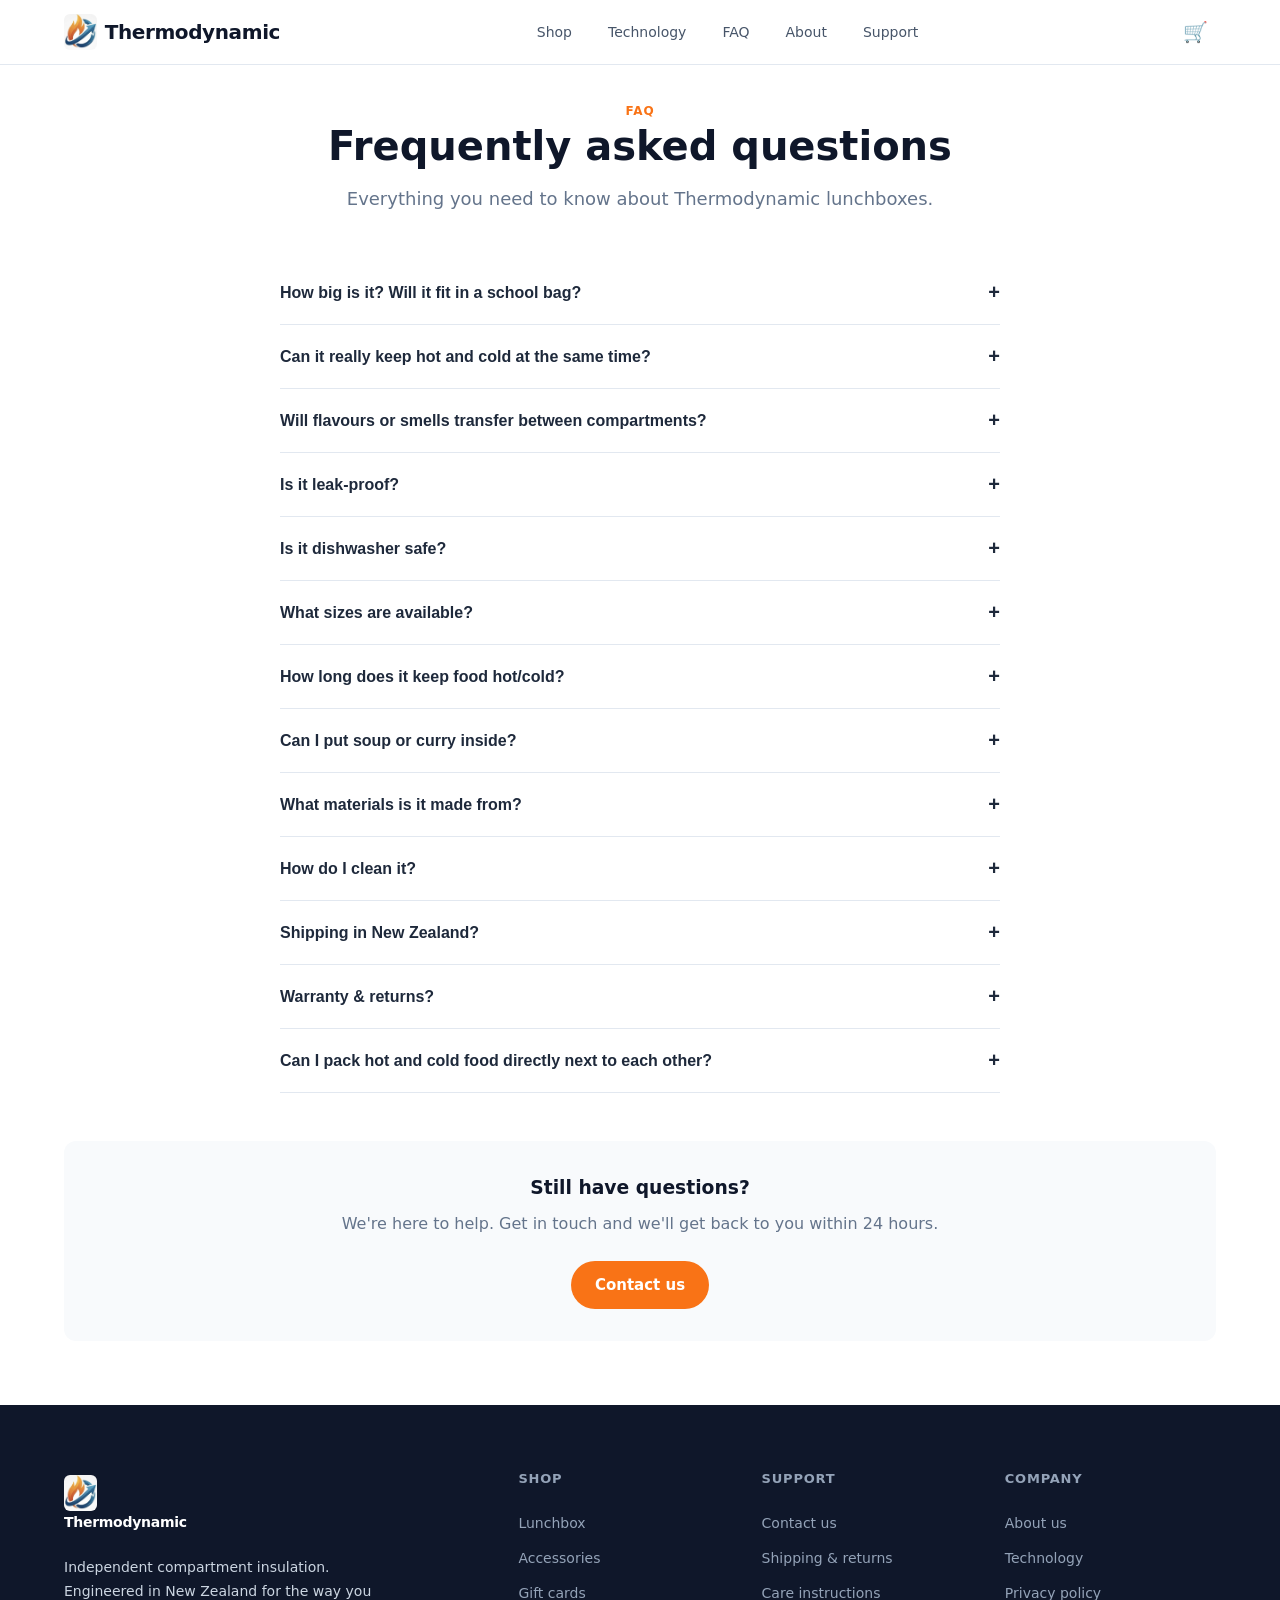
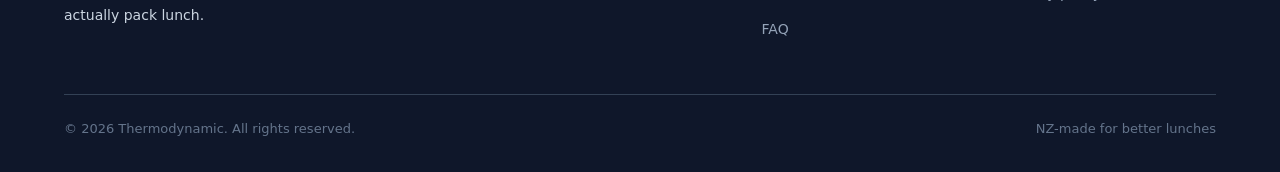
<file: faq.html>
<!DOCTYPE html>
<html lang="en-NZ">
<head>
  <meta charset="UTF-8">
  <meta name="viewport" content="width=device-width, initial-scale=1.0">
  <title>FAQ – Thermodynamic</title>
  <meta name="description" content="Frequently asked questions about Thermodynamic lunchboxes. Hot and cold compartments, materials, care, shipping, and warranty.">
  <meta property="og:title" content="FAQ – Thermodynamic Lunchboxes">
  <meta property="og:description" content="Answers to common questions about independent compartment insulation, care, and shipping.">
  <link rel="stylesheet" href="css/style.css">
  <link rel="icon" href="assets/logo.png">
</head>
<body>
  <header class="header">
    <div class="container header-inner">
      <a href="index.html" class="logo"><img class="logo-icon" src="assets/logo.png" alt="">Thermodynamic</a>
      <nav class="nav">
        <a href="shop.html">Shop</a>
        <a href="technology.html">Technology</a>
        <a href="faq.html">FAQ</a>
        <a href="about.html">About</a>
        <a href="support.html">Support</a>
      </nav>
      <div class="header-actions">
        <a href="cart.html" class="cart-btn" aria-label="Cart">🛒<span class="cart-count" style="display:none">0</span></a>
        <button class="mobile-menu-btn" aria-label="Menu">☰</button>
      </div>
    </div>
    <nav class="mobile-nav">
      <a href="shop.html">Shop</a>
      <a href="technology.html">Technology</a>
      <a href="faq.html">FAQ</a>
      <a href="about.html">About</a>
      <a href="support.html">Support</a>
      <a href="cart.html" class="btn btn-primary">View cart 🛒</a>
    </nav>
  </header>

  <main style="padding:2rem 0 4rem">
    <div class="container">
      <div class="text-center" style="margin-bottom:3rem">
        <span class="section-label">FAQ</span>
        <h1 class="section-title">Frequently asked questions</h1>
        <p class="section-subtitle" style="margin:0 auto">Everything you need to know about Thermodynamic lunchboxes.</p>
      </div>

      <div class="faq-list" id="faq-list">
        <!-- Rendered by JS -->
      </div>

      <div style="text-align:center;margin-top:3rem;padding:2rem;background:var(--slate-50);border-radius:var(--radius)">
        <h3 style="margin-bottom:.5rem">Still have questions?</h3>
        <p style="color:var(--slate-500);margin-bottom:1.5rem">We're here to help. Get in touch and we'll get back to you within 24 hours.</p>
        <a href="support.html" class="btn btn-primary">Contact us</a>
      </div>
    </div>
  </main>

  <footer class="footer">
    <div class="container">
      <div class="footer-grid">
        <div class="footer-brand">
          <a href="index.html" class="logo"><img class="logo-icon" src="assets/logo.png" alt="">Thermodynamic</a>
          <p>Independent compartment insulation. Engineered in New Zealand for the way you actually pack lunch.</p>
        </div>
        <div>
          <h4>Shop</h4>
          <a href="shop.html">Lunchbox</a>
          <a href="shop.html">Accessories</a>
          <a href="shop.html">Gift cards</a>
        </div>
        <div>
          <h4>Support</h4>
          <a href="support.html">Contact us</a>
          <a href="support.html">Shipping & returns</a>
          <a href="support.html">Care instructions</a>
          <a href="faq.html">FAQ</a>
        </div>
        <div>
          <h4>Company</h4>
          <a href="about.html">About us</a>
          <a href="technology.html">Technology</a>
          <a href="support.html">Privacy policy</a>
        </div>
      </div>
      <div class="footer-bottom">
        <span>© 2026 Thermodynamic. All rights reserved.</span>
        <span>NZ-made for better lunches</span>
      </div>
    </div>
  </footer>

  <script src="js/main.js"></script>
  <script>
    document.addEventListener('DOMContentLoaded', () => {
      const list = document.getElementById('faq-list');
      if (list) {
        list.innerHTML = FAQS.map(f => `
          <div class="faq-item">
            <button class="faq-question">${f.q}<span class="icon">+</span></button>
            <div class="faq-answer">${f.a}</div>
          </div>
        `).join('');
      }
    });
  </script>
</body>
</html>
</file>
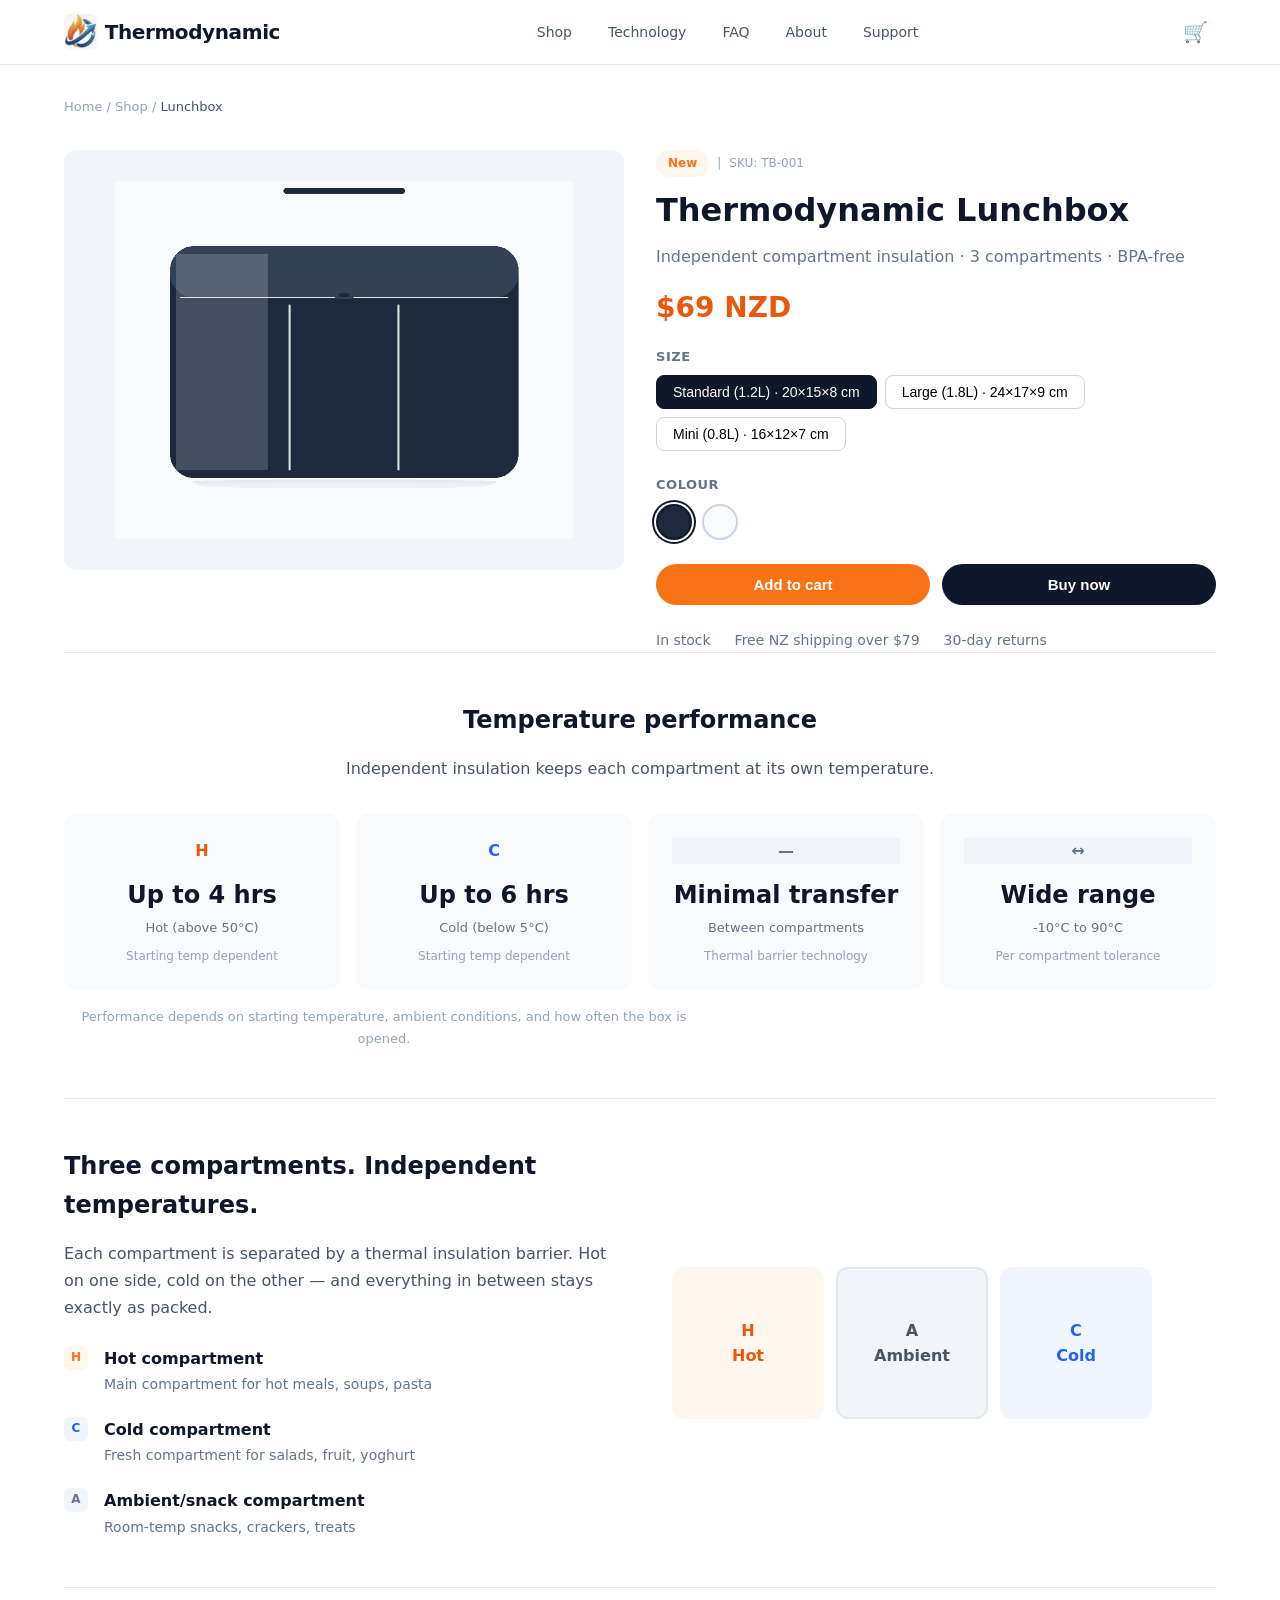
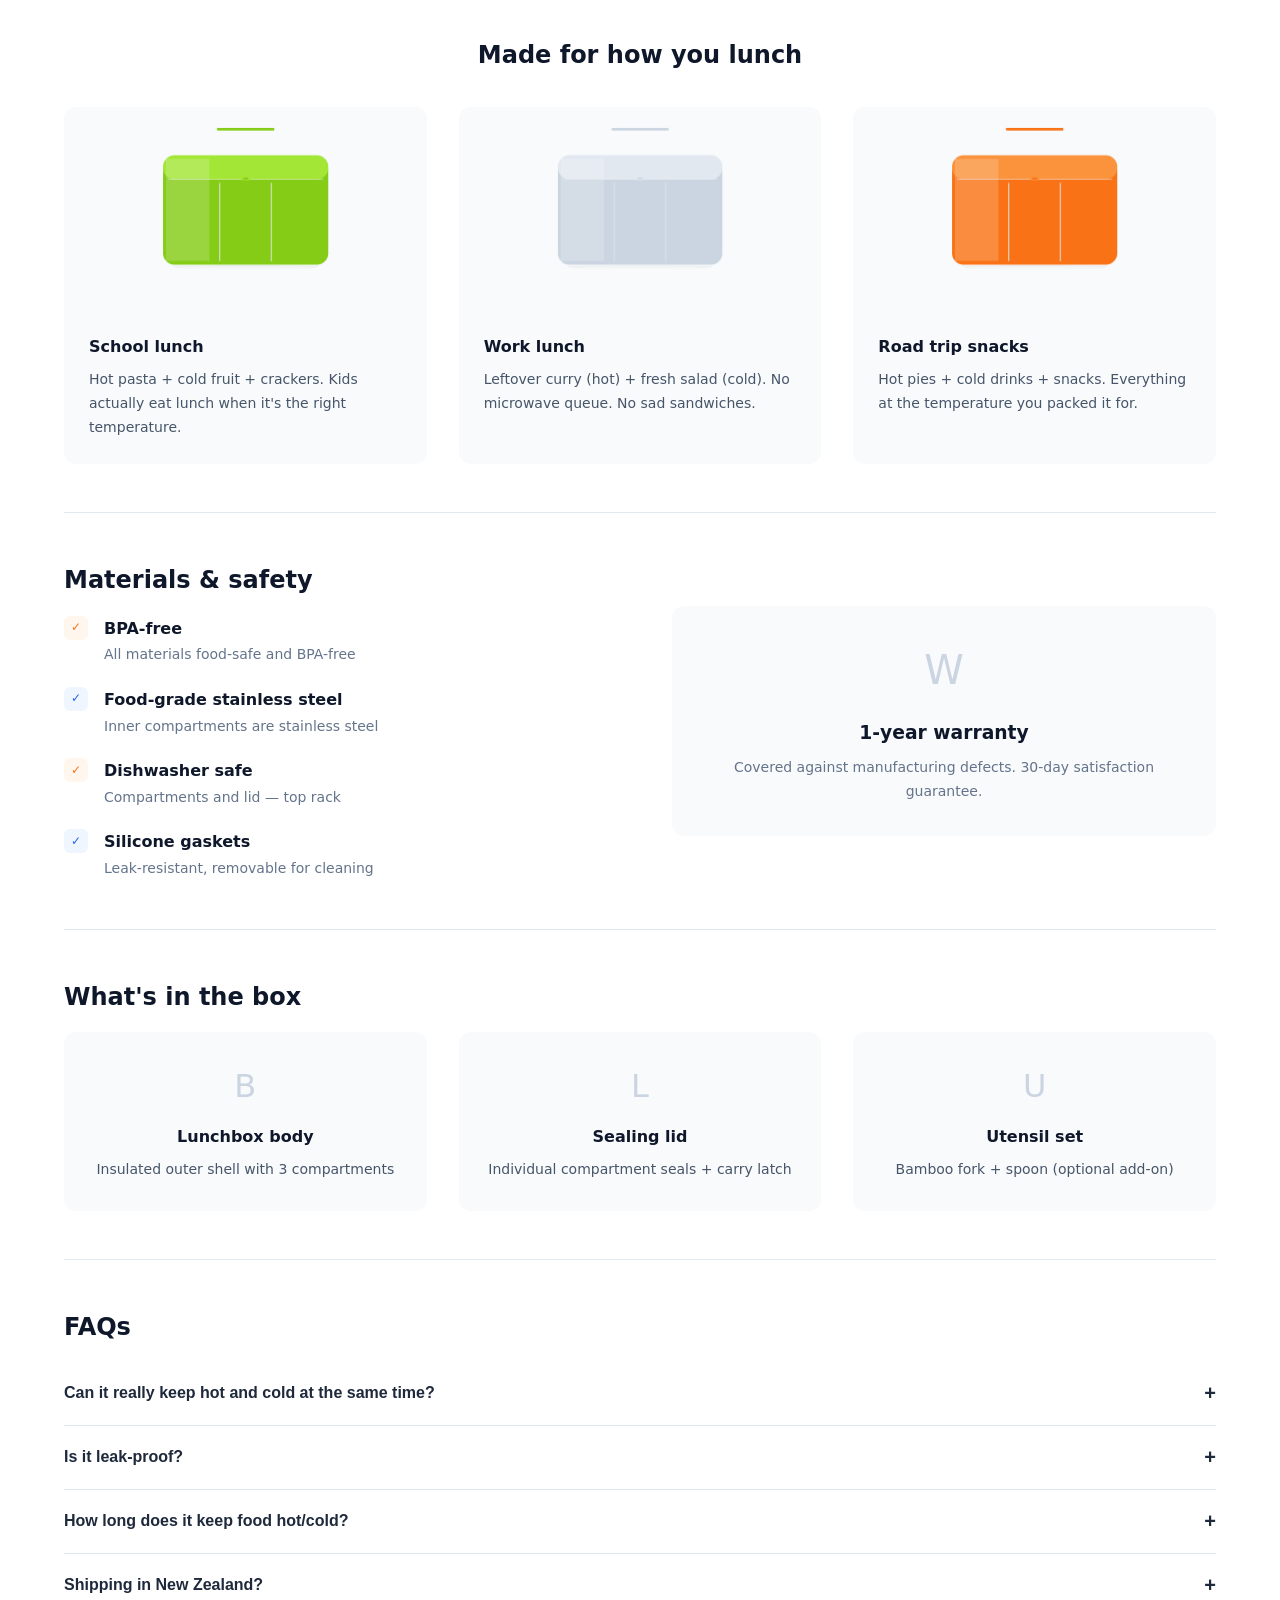
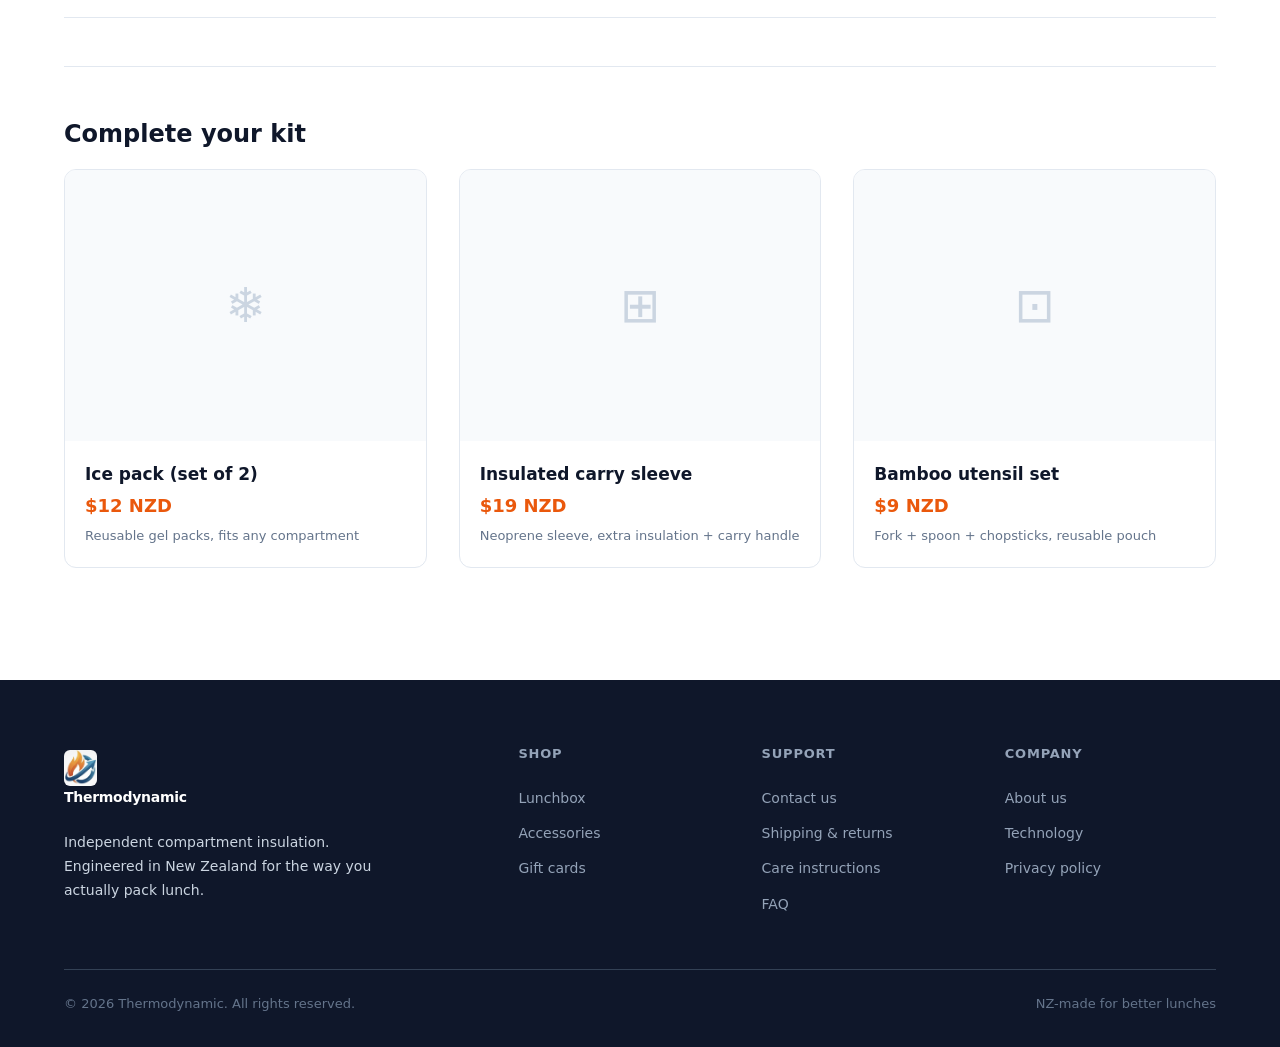
<file: shop.html>
<!DOCTYPE html>
<html lang="en-NZ">
<head>
  <meta charset="UTF-8">
  <meta name="viewport" content="width=device-width, initial-scale=1.0">
  <title>Thermodynamic Lunchbox – Shop | Thermodynamic</title>
  <meta name="description" content="The Thermodynamic Lunchbox with independent insulated compartments. Available in 3 sizes and 2 colours. Free NZ shipping over $79.">
  <meta property="og:title" content="Thermodynamic Lunchbox – Independent hot & cold compartments">
  <meta property="og:description" content="Pack hot and cold together. Free NZ shipping over $79.">
  <link rel="stylesheet" href="css/style.css">
  <link rel="icon" href="assets/logo.png">
</head>
<body>
  <header class="header">
    <div class="container header-inner">
      <a href="index.html" class="logo"><img class="logo-icon" src="assets/logo.png" alt="">Thermodynamic</a>
      <nav class="nav">
        <a href="shop.html">Shop</a>
        <a href="technology.html">Technology</a>
        <a href="faq.html">FAQ</a>
        <a href="about.html">About</a>
        <a href="support.html">Support</a>
      </nav>
      <div class="header-actions">
        <a href="cart.html" class="cart-btn" aria-label="Cart">🛒<span class="cart-count" style="display:none">0</span></a>
        <button class="mobile-menu-btn" aria-label="Menu">☰</button>
      </div>
    </div>
    <nav class="mobile-nav">
      <a href="shop.html">Shop</a>
      <a href="technology.html">Technology</a>
      <a href="faq.html">FAQ</a>
      <a href="about.html">About</a>
      <a href="support.html">Support</a>
      <a href="cart.html" class="btn btn-primary">View cart 🛒</a>
    </nav>
  </header>

  <main style="padding:2rem 0 4rem">
    <div class="container">
      <!-- Breadcrumb -->
      <div style="font-size:.8125rem;color:var(--slate-400);margin-bottom:2rem">
        <a href="index.html" style="color:var(--slate-400)">Home</a> / <a href="shop.html" style="color:var(--slate-400)">Shop</a> / <span style="color:var(--slate-600)">Lunchbox</span>
      </div>

      <div class="grid-2" style="align-items:start;gap:2rem">
        <!-- Gallery -->
        <div>
          <div class="pdp-gallery" style="grid-template-columns:1fr">
            <div class="pdp-gallery-main" style="position:relative;overflow:hidden;background:var(--slate-100)">
              <img src="assets/standard_slate.png" alt="Thermodynamic Lunchbox" id="main-gallery-img" style="position:absolute;inset:0;width:100%;height:100%;object-fit:contain;padding:2rem">
            </div>
            <div class="pdp-gallery-thumbs"></div>
          </div>
        </div>

        <!-- Product Info -->
        <div class="pdp-info">
          <div style="display:flex;align-items:center;gap:.5rem;margin-bottom:.5rem">
            <span style="font-size:.75rem;font-weight:600;color:var(--orange-500);background:var(--orange-50);padding:.25rem .75rem;border-radius:9999px">New</span>
            <span style="font-size:.75rem;color:var(--slate-400)">|</span>
            <span style="font-size:.75rem;color:var(--slate-400)">SKU: TB-001</span>
          </div>
          <h1>Thermodynamic Lunchbox</h1>
          <p style="color:var(--slate-500);margin-bottom:1rem">Independent compartment insulation · 3 compartments · BPA-free</p>

          <div class="pdp-price" id="pdp-price">$69 NZD</div>

          <div class="pdp-variants">
            <label for="size-select">Size</label>
            <div class="option-group" id="size-options">
              <button class="active" data-size="Standard (1.2L)" data-price="69">Standard (1.2L) · 20×15×8 cm</button>
              <button data-size="Large (1.8L)" data-price="79">Large (1.8L) · 24×17×9 cm</button>
              <button data-size="Mini (0.8L)" data-price="49">Mini (0.8L) · 16×12×7 cm</button>
            </div>
          </div>

          
          <div class="pdp-variants">
            <label>Colour</label>
            <div style="display:flex;gap:.625rem" id="color-options">
              <button class="color-swatch active" data-color="Slate" style="background:#1e293b" aria-label="Slate"></button>
              <button class="color-swatch" data-color="White" style="background:#f9fafb;border-color:var(--slate-300)" aria-label="White"></button>
            </div>
          </div>
          <div class="pdp-actions">
            <button class="btn btn-primary" id="add-to-cart-btn">Add to cart</button>
            <button class="btn btn-dark" id="buy-now-btn">Buy now</button>
          </div>

          <div class="pdp-meta">
            <span>In stock</span>
            <span>Free NZ shipping over $79</span>
            <span>30-day returns</span>
          </div>
        </div>
      </div>

      <!-- Temperature proof -->
      <section class="pdp-section">
        <div class="text-center" style="margin-bottom:2rem">
          <h2>Temperature performance</h2>
          <p style="margin:0 auto">Independent insulation keeps each compartment at its own temperature.</p>
        </div>
        <div class="specs-grid">
          <div class="spec-card">
            <div class="icon" style="background:var(--orange-100);color:var(--orange-600);font-size:1rem;font-weight:700">H</div>
            <div class="value">Up to 4 hrs</div>
            <div class="label">Hot (above 50°C)</div>
            <div class="note">Starting temp dependent</div>
          </div>
          <div class="spec-card">
            <div class="icon" style="background:var(--blue-100);color:var(--blue-600);font-size:1rem;font-weight:700">C</div>
            <div class="value">Up to 6 hrs</div>
            <div class="label">Cold (below 5°C)</div>
            <div class="note">Starting temp dependent</div>
          </div>
          <div class="spec-card">
            <div class="icon" style="background:var(--slate-100);color:var(--slate-500);font-size:1rem;font-weight:700">—</div>
            <div class="value">Minimal transfer</div>
            <div class="label">Between compartments</div>
            <div class="note">Thermal barrier technology</div>
          </div>
          <div class="spec-card">
            <div class="icon" style="background:var(--slate-100);color:var(--slate-500);font-size:1rem;font-weight:700">↔</div>
            <div class="value">Wide range</div>
            <div class="label">-10°C to 90°C</div>
            <div class="note">Per compartment tolerance</div>
          </div>
        </div>
        <p style="text-align:center;font-size:.8125rem;color:var(--slate-400);margin-top:1rem">Performance depends on starting temperature, ambient conditions, and how often the box is opened.</p>
      </section>

      <!-- Compartment system -->
      <section class="pdp-section">
        <div class="grid-2" style="align-items:center">
          <div>
            <h2>Three compartments. Independent temperatures.</h2>
            <p style="margin-bottom:1.5rem">Each compartment is separated by a thermal insulation barrier. Hot on one side, cold on the other — and everything in between stays exactly as packed.</p>
            <ul class="icon-list">
              <li><span class="li-icon orange" style="font-size:.75rem;font-weight:700">H</span><div><strong>Hot compartment</strong><br><span style="font-size:.875rem;color:var(--slate-500)">Main compartment for hot meals, soups, pasta</span></div></li>
              <li><span class="li-icon blue" style="font-size:.75rem;font-weight:700">C</span><div><strong>Cold compartment</strong><br><span style="font-size:.875rem;color:var(--slate-500)">Fresh compartment for salads, fruit, yoghurt</span></div></li>
              <li><span class="li-icon" style="background:var(--slate-100);color:var(--slate-500);font-size:.75rem;font-weight:700">A</span><div><strong>Ambient/snack compartment</strong><br><span style="font-size:.875rem;color:var(--slate-500)">Room-temp snacks, crackers, treats</span></div></li>
            </ul>
          </div>
          <div class="compartment-diagram" style="margin:0">
            <div class="compartment hot">H<br>Hot</div>
            <div class="compartment ambient">A<br>Ambient</div>
            <div class="compartment cold">C<br>Cold</div>
          </div>
        </div>
      </section>

      <!-- Use cases -->
      <section class="pdp-section">
        <h2 class="text-center">Made for how you lunch</h2>
        <div class="grid-3 mt-2">
          <div class="benefit-card" style="padding:0;overflow:hidden">
            <div style="aspect-ratio:16/9;background:var(--slate-50);position:relative;overflow:hidden;display:flex;align-items:center;justify-content:center">
              <img src="assets/standard_green.png" alt="School lunch" style="width:60%;object-fit:contain">
            </div>
            <div style="padding:1.5rem">
              <h3>School lunch</h3>
              <p>Hot pasta + cold fruit + crackers. Kids actually eat lunch when it's the right temperature.</p>
            </div>
          </div>
          <div class="benefit-card" style="padding:0;overflow:hidden">
            <div style="aspect-ratio:16/9;background:var(--slate-50);position:relative;overflow:hidden;display:flex;align-items:center;justify-content:center">
              <img src="assets/standard_white.png" alt="Work lunch" style="width:60%;object-fit:contain">
            </div>
            <div style="padding:1.5rem">
              <h3>Work lunch</h3>
              <p>Leftover curry (hot) + fresh salad (cold). No microwave queue. No sad sandwiches.</p>
            </div>
          </div>
          <div class="benefit-card" style="padding:0;overflow:hidden">
            <div style="aspect-ratio:16/9;background:var(--slate-50);position:relative;overflow:hidden;display:flex;align-items:center;justify-content:center">
              <img src="assets/standard_orange.png" alt="Road trip snacks" style="width:60%;object-fit:contain">
            </div>
            <div style="padding:1.5rem">
              <h3>Road trip snacks</h3>
              <p>Hot pies + cold drinks + snacks. Everything at the temperature you packed it for.</p>
            </div>
          </div>
        </div>
      </section>

      <!-- Materials -->
      <section class="pdp-section">
        <div class="grid-2" style="align-items:center">
          <div>
            <h2>Materials & safety</h2>
            <ul class="icon-list">
              <li><span class="li-icon orange">✓</span><div><strong>BPA-free</strong><br><span style="font-size:.875rem;color:var(--slate-500)">All materials food-safe and BPA-free</span></div></li>
              <li><span class="li-icon blue">✓</span><div><strong>Food-grade stainless steel</strong><br><span style="font-size:.875rem;color:var(--slate-500)">Inner compartments are stainless steel</span></div></li>
              <li><span class="li-icon orange">✓</span><div><strong>Dishwasher safe</strong><br><span style="font-size:.875rem;color:var(--slate-500)">Compartments and lid — top rack</span></div></li>
              <li><span class="li-icon blue">✓</span><div><strong>Silicone gaskets</strong><br><span style="font-size:.875rem;color:var(--slate-500)">Leak-resistant, removable for cleaning</span></div></li>
            </ul>
          </div>
          <div style="background:var(--slate-50);border-radius:var(--radius);padding:2rem;text-align:center">
            <div style="font-size:2.5rem;font-weight:200;color:var(--slate-300);margin-bottom:1rem">W</div>
            <h3 style="margin-bottom:.5rem">1-year warranty</h3>
            <p style="font-size:.875rem;color:var(--slate-500)">Covered against manufacturing defects. 30-day satisfaction guarantee.</p>
          </div>
        </div>
      </section>

      <!-- What's in the box -->
      <section class="pdp-section">
        <h2>What's in the box</h2>
        <div class="grid-3 mt-1">
          <div class="benefit-card" style="text-align:center">
            <div style="font-size:2rem;font-weight:200;color:var(--slate-300);margin-bottom:.75rem">B</div>
            <h3>Lunchbox body</h3>
            <p style="font-size:.875rem">Insulated outer shell with 3 compartments</p>
          </div>
          <div class="benefit-card" style="text-align:center">
            <div style="font-size:2rem;font-weight:200;color:var(--slate-300);margin-bottom:.75rem">L</div>
            <h3>Sealing lid</h3>
            <p style="font-size:.875rem">Individual compartment seals + carry latch</p>
          </div>
          <div class="benefit-card" style="text-align:center">
            <div style="font-size:2rem;font-weight:200;color:var(--slate-300);margin-bottom:.75rem">U</div>
            <h3>Utensil set</h3>
            <p style="font-size:.875rem">Bamboo fork + spoon (optional add-on)</p>
          </div>
        </div>
      </section>

      <!-- FAQ -->
      <section class="pdp-section">
        <h2>FAQs</h2>
        <div class="faq-list" style="max-width:100%">
          <div class="faq-item">
            <button class="faq-question">Can it really keep hot and cold at the same time?<span class="icon">+</span></button>
            <div class="faq-answer">Yes. Each compartment is independently insulated with thermal barriers that prevent heat transfer between compartments.</div>
          </div>
          <div class="faq-item">
            <button class="faq-question">Is it leak-proof?<span class="icon">+</span></button>
            <div class="faq-answer">Yes. Silicone gaskets seal each compartment individually. Designed for typical lunch foods.</div>
          </div>
          <div class="faq-item">
            <button class="faq-question">How long does it keep food hot/cold?<span class="icon">+</span></button>
            <div class="faq-answer">Hot: up to 4 hours above 50°C. Cold: up to 6 hours below 5°C. Performance depends on conditions.</div>
          </div>
          <div class="faq-item">
            <button class="faq-question">Shipping in New Zealand?<span class="icon">+</span></button>
            <div class="faq-answer">Free standard shipping on orders over $79 NZD. Rural delivery $5. Typical delivery 2–5 business days.</div>
          </div>
        </div>
      </section>

      <!-- Cross-sell -->
      <section class="pdp-section">
        <h2>Complete your kit</h2>
        <div class="grid-3 mt-1">
          <div class="product-card" style="cursor:default">
            <div class="product-card-image" style="background:var(--slate-50);display:flex;align-items:center;justify-content:center">
              <span style="font-size:3rem;font-weight:200;color:var(--slate-300)">❄</span>
            </div>
            <div class="product-card-body">
              <h3>Ice pack (set of 2)</h3>
              <span class="price">$12 NZD</span>
              <p class="desc">Reusable gel packs, fits any compartment</p>
            </div>
          </div>
          <div class="product-card" style="cursor:default">
            <div class="product-card-image" style="background:var(--slate-50);display:flex;align-items:center;justify-content:center">
              <span style="font-size:3rem;font-weight:200;color:var(--slate-300)">⊞</span>
            </div>
            <div class="product-card-body">
              <h3>Insulated carry sleeve</h3>
              <span class="price">$19 NZD</span>
              <p class="desc">Neoprene sleeve, extra insulation + carry handle</p>
            </div>
          </div>
          <div class="product-card" style="cursor:default">
            <div class="product-card-image" style="background:var(--slate-50);display:flex;align-items:center;justify-content:center">
              <span style="font-size:3rem;font-weight:200;color:var(--slate-300)">⊡</span>
            </div>
            <div class="product-card-body">
              <h3>Bamboo utensil set</h3>
              <span class="price">$9 NZD</span>
              <p class="desc">Fork + spoon + chopsticks, reusable pouch</p>
            </div>
          </div>
        </div>
      </section>
    </div>
  </main>

  <!-- Footer -->
  <footer class="footer">
    <div class="container">
      <div class="footer-grid">
        <div class="footer-brand">
          <a href="index.html" class="logo"><img class="logo-icon" src="assets/logo.png" alt="">Thermodynamic</a>
          <p>Independent compartment insulation. Engineered in New Zealand for the way you actually pack lunch.</p>
        </div>
        <div>
          <h4>Shop</h4>
          <a href="shop.html">Lunchbox</a>
          <a href="shop.html">Accessories</a>
          <a href="shop.html">Gift cards</a>
        </div>
        <div>
          <h4>Support</h4>
          <a href="support.html">Contact us</a>
          <a href="support.html">Shipping & returns</a>
          <a href="support.html">Care instructions</a>
          <a href="faq.html">FAQ</a>
        </div>
        <div>
          <h4>Company</h4>
          <a href="about.html">About us</a>
          <a href="technology.html">Technology</a>
          <a href="support.html">Privacy policy</a>
        </div>
      </div>
      <div class="footer-bottom">
        <span>© 2026 Thermodynamic. All rights reserved.</span>
        <span>NZ-made for better lunches</span>
      </div>
    </div>
  </footer>

  <script src="js/main.js"></script>
  <script>
    let selectedSize = 'Standard (1.2L)';
    let selectedColor = 'Slate';
    let selectedPrice = 69;
    const sizeMap = {
      'Standard (1.2L)': 'standard',
      'Large (1.8L)': 'large',
      'Mini (0.8L)': 'mini'
    };
    const colorMap = {
      'Slate': 'slate', 'White': 'white'
    };

    function updateMainImage() {
      const size = sizeMap[selectedSize] || 'standard';
      const color = colorMap[selectedColor] || 'slate';
      document.getElementById('main-gallery-img').src = 'assets/' + size + '_' + color + '.png';
    }

    document.querySelectorAll('#size-options button').forEach(btn => {
      btn.addEventListener('click', () => {
        document.querySelectorAll('#size-options button').forEach(b => b.classList.remove('active'));
        btn.classList.add('active');
        selectedSize = btn.dataset.size;
        selectedPrice = parseInt(btn.dataset.price);
        document.getElementById('pdp-price').textContent = '$' + selectedPrice + ' NZD';
        updateMainImage();
      });
    });

    document.querySelectorAll('#color-options .color-swatch').forEach(swatch => {
      swatch.addEventListener('click', () => {
        document.querySelectorAll('#color-options .color-swatch').forEach(s => s.classList.remove('active'));
        swatch.classList.add('active');
        selectedColor = swatch.dataset.color;
        updateMainImage();
      });
    });

    document.getElementById('add-to-cart-btn').addEventListener('click', () => {
      addToCart('lunchbox-classic', selectedSize, selectedColor);
    });

    document.getElementById('buy-now-btn').addEventListener('click', () => {
      addToCart('lunchbox-classic', selectedSize, selectedColor);
      window.location.href = 'cart.html';
    });
  </script>
</body>
</html>
</file>
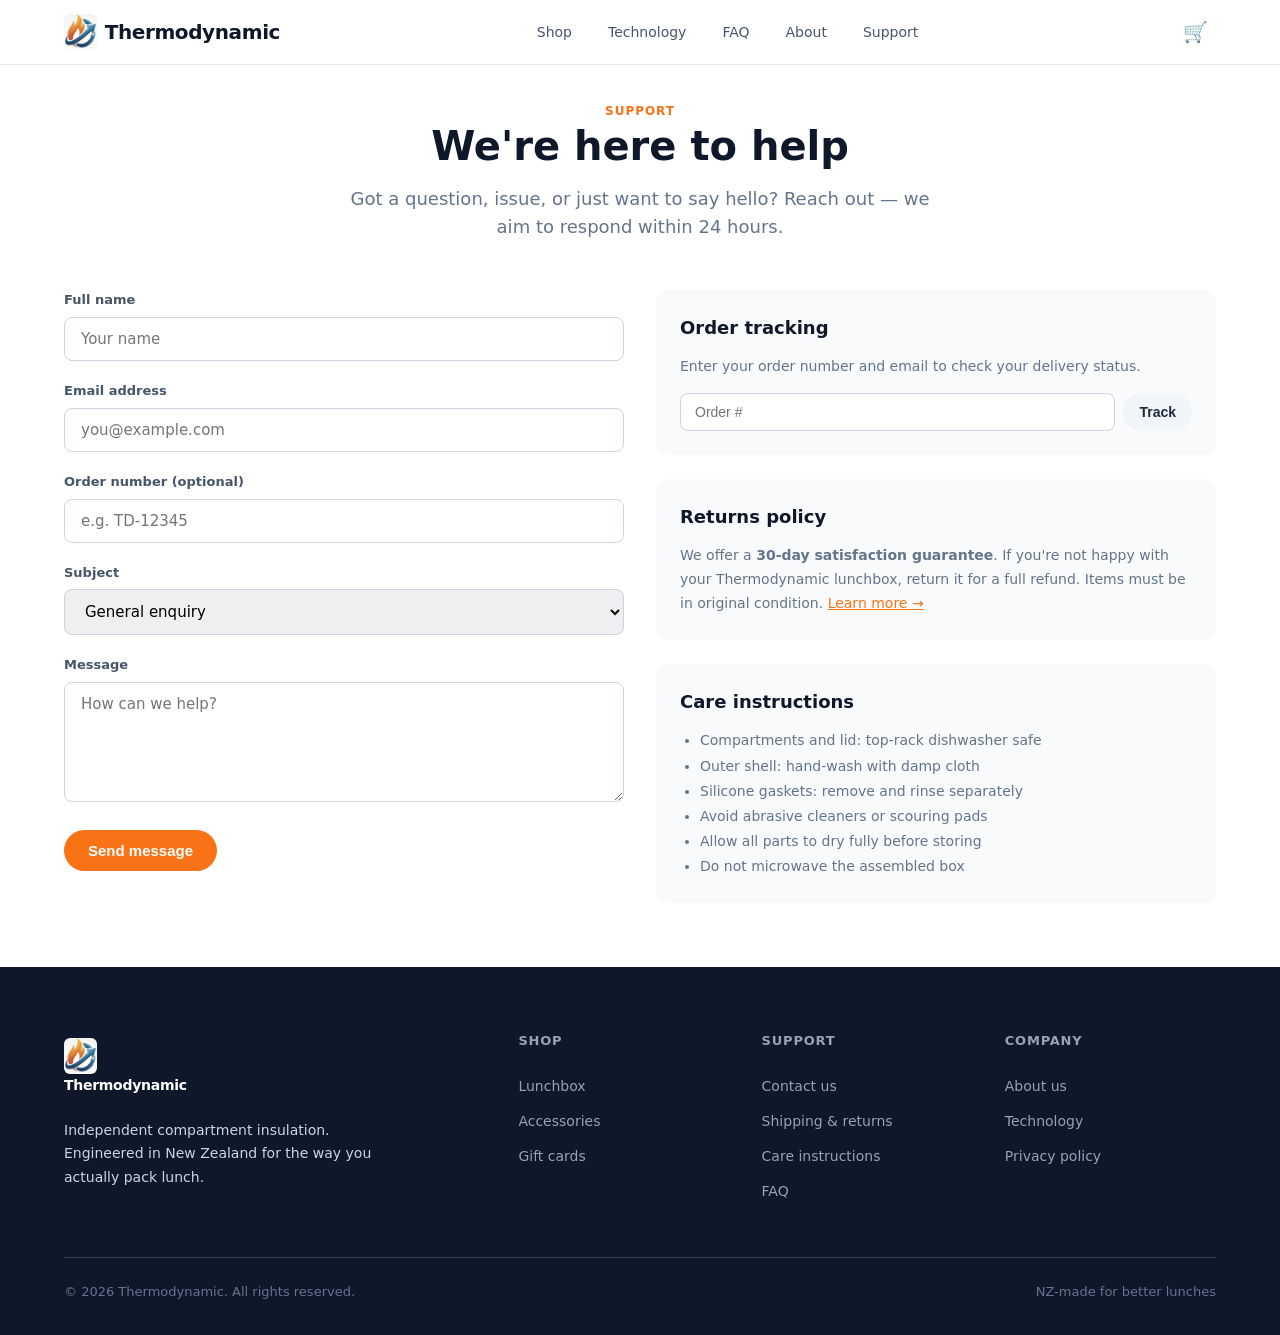
<file: support.html>
<!DOCTYPE html>
<html lang="en-NZ">
<head>
  <meta charset="UTF-8">
  <meta name="viewport" content="width=device-width, initial-scale=1.0">
  <title>Support & Contact – Thermodynamic</title>
  <meta name="description" content="Contact Thermodynamic support. Order tracking, returns policy, care instructions, and FAQs.">
  <meta property="og:title" content="Support – Thermodynamic">
  <meta property="og:description" content="Get in touch with the Thermodynamic team. We're here to help.">
  <link rel="stylesheet" href="css/style.css">
  <link rel="icon" href="assets/logo.png">
</head>
<body>
  <header class="header">
    <div class="container header-inner">
      <a href="index.html" class="logo"><img class="logo-icon" src="assets/logo.png" alt="">Thermodynamic</a>
      <nav class="nav">
        <a href="shop.html">Shop</a>
        <a href="technology.html">Technology</a>
        <a href="faq.html">FAQ</a>
        <a href="about.html">About</a>
        <a href="support.html">Support</a>
      </nav>
      <div class="header-actions">
        <a href="cart.html" class="cart-btn" aria-label="Cart">🛒<span class="cart-count" style="display:none">0</span></a>
        <button class="mobile-menu-btn" aria-label="Menu">☰</button>
      </div>
    </div>
    <nav class="mobile-nav">
      <a href="shop.html">Shop</a>
      <a href="technology.html">Technology</a>
      <a href="faq.html">FAQ</a>
      <a href="about.html">About</a>
      <a href="support.html">Support</a>
      <a href="cart.html" class="btn btn-primary">View cart 🛒</a>
    </nav>
  </header>

  <main style="padding:2rem 0 4rem">
    <div class="container">
      <div class="text-center" style="margin-bottom:3rem">
        <span class="section-label">Support</span>
        <h1 class="section-title">We're here to help</h1>
        <p class="section-subtitle" style="margin:0 auto">Got a question, issue, or just want to say hello? Reach out — we aim to respond within 24 hours.</p>
      </div>

      <div class="support-grid">
        <!-- Contact form -->
        <div>
          <form class="contact-form" onsubmit="event.preventDefault();showToast('Message sent! We\'ll be in touch within 24 hours.')">
            <div class="form-group">
              <label for="name">Full name</label>
              <input type="text" id="name" placeholder="Your name" required>
            </div>
            <div class="form-group">
              <label for="email">Email address</label>
              <input type="email" id="email" placeholder="you@example.com" required>
            </div>
            <div class="form-group">
              <label for="order">Order number (optional)</label>
              <input type="text" id="order" placeholder="e.g. TD-12345">
            </div>
            <div class="form-group">
              <label for="subject">Subject</label>
              <select id="subject">
                <option>General enquiry</option>
                <option>Order status</option>
                <option>Returns & exchanges</option>
                <option>Warranty claim</option>
                <option>Product question</option>
                <option>Wholesale enquiry</option>
              </select>
            </div>
            <div class="form-group">
              <label for="message">Message</label>
              <textarea id="message" placeholder="How can we help?" required></textarea>
            </div>
            <button type="submit" class="btn btn-primary">Send message</button>
          </form>
        </div>

        <!-- Info panels -->
        <div>
          <div style="background:var(--slate-50);border-radius:var(--radius);padding:1.5rem;margin-bottom:1.5rem">
            <h3 style="font-size:1.125rem;margin-bottom:.75rem">Order tracking</h3>
            <p style="font-size:.875rem;color:var(--slate-500);margin-bottom:1rem">Enter your order number and email to check your delivery status.</p>
            <form onsubmit="event.preventDefault();showToast('Tracking info sent to your email (prototype)')" style="display:flex;gap:.5rem;flex-wrap:wrap">
              <input type="text" placeholder="Order #" style="flex:1;min-width:120px;padding:.625rem .875rem;border:1px solid var(--slate-300);border-radius:8px;font-size:.875rem">
              <button type="submit" class="btn btn-secondary" style="padding:.625rem 1rem;font-size:.875rem">Track</button>
            </form>
          </div>

          <div style="background:var(--slate-50);border-radius:var(--radius);padding:1.5rem;margin-bottom:1.5rem">
            <h3 style="font-size:1.125rem;margin-bottom:.75rem">Returns policy</h3>
            <p style="font-size:.875rem;color:var(--slate-500);line-height:1.7">We offer a <strong>30-day satisfaction guarantee</strong>. If you're not happy with your Thermodynamic lunchbox, return it for a full refund. Items must be in original condition. <a href="faq.html" style="color:var(--orange-500);text-decoration:underline">Learn more →</a></p>
          </div>

          <div style="background:var(--slate-50);border-radius:var(--radius);padding:1.5rem">
            <h3 style="font-size:1.125rem;margin-bottom:.75rem">Care instructions</h3>
            <ul style="font-size:.875rem;color:var(--slate-500);line-height:1.8;list-style:disc;padding-left:1.25rem">
              <li>Compartments and lid: top-rack dishwasher safe</li>
              <li>Outer shell: hand-wash with damp cloth</li>
              <li>Silicone gaskets: remove and rinse separately</li>
              <li>Avoid abrasive cleaners or scouring pads</li>
              <li>Allow all parts to dry fully before storing</li>
              <li>Do not microwave the assembled box</li>
            </ul>
          </div>
        </div>
      </div>
    </div>
  </main>

  <footer class="footer">
    <div class="container">
      <div class="footer-grid">
        <div class="footer-brand">
          <a href="index.html" class="logo"><img class="logo-icon" src="assets/logo.png" alt="">Thermodynamic</a>
          <p>Independent compartment insulation. Engineered in New Zealand for the way you actually pack lunch.</p>
        </div>
        <div>
          <h4>Shop</h4>
          <a href="shop.html">Lunchbox</a>
          <a href="shop.html">Accessories</a>
          <a href="shop.html">Gift cards</a>
        </div>
        <div>
          <h4>Support</h4>
          <a href="support.html">Contact us</a>
          <a href="support.html">Shipping & returns</a>
          <a href="support.html">Care instructions</a>
          <a href="faq.html">FAQ</a>
        </div>
        <div>
          <h4>Company</h4>
          <a href="about.html">About us</a>
          <a href="technology.html">Technology</a>
          <a href="support.html">Privacy policy</a>
        </div>
      </div>
      <div class="footer-bottom">
        <span>© 2026 Thermodynamic. All rights reserved.</span>
        <span>NZ-made for better lunches</span>
      </div>
    </div>
  </footer>

  <script src="js/main.js"></script>
</body>
</html>
</file>
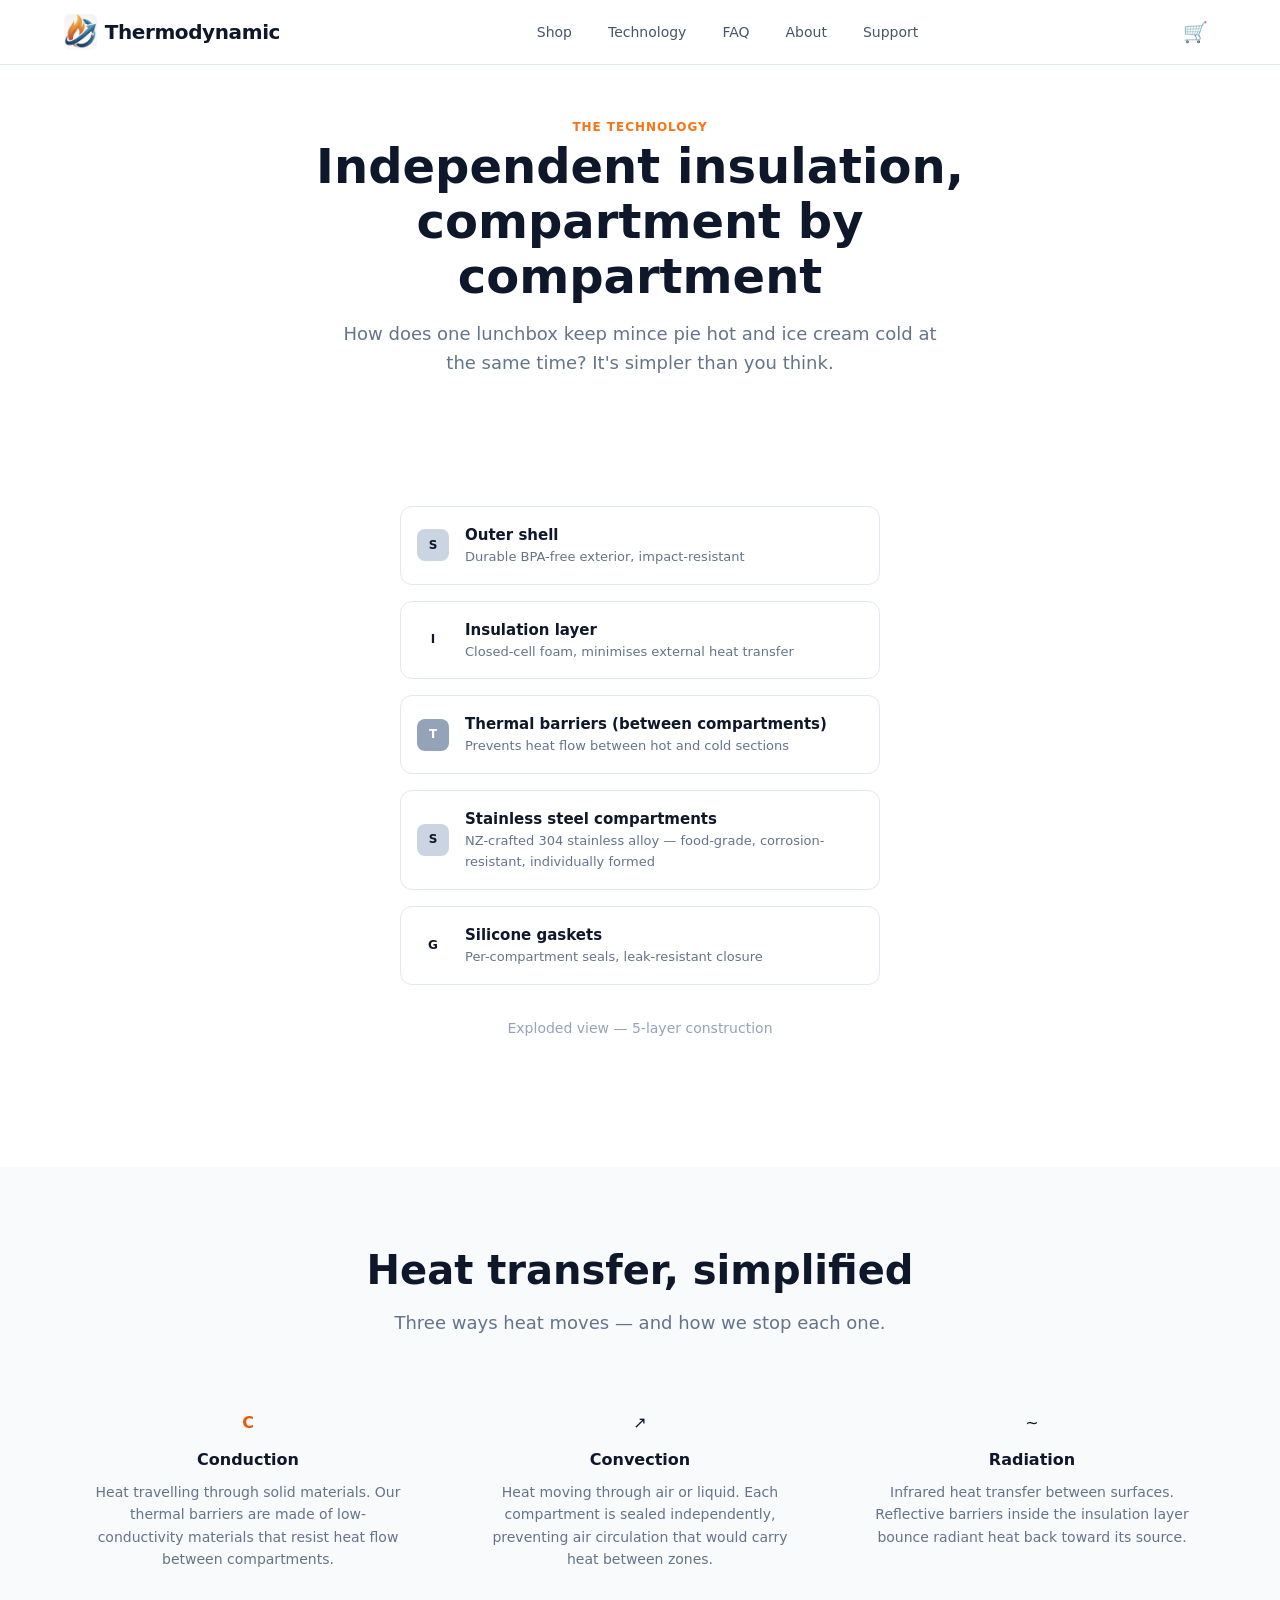
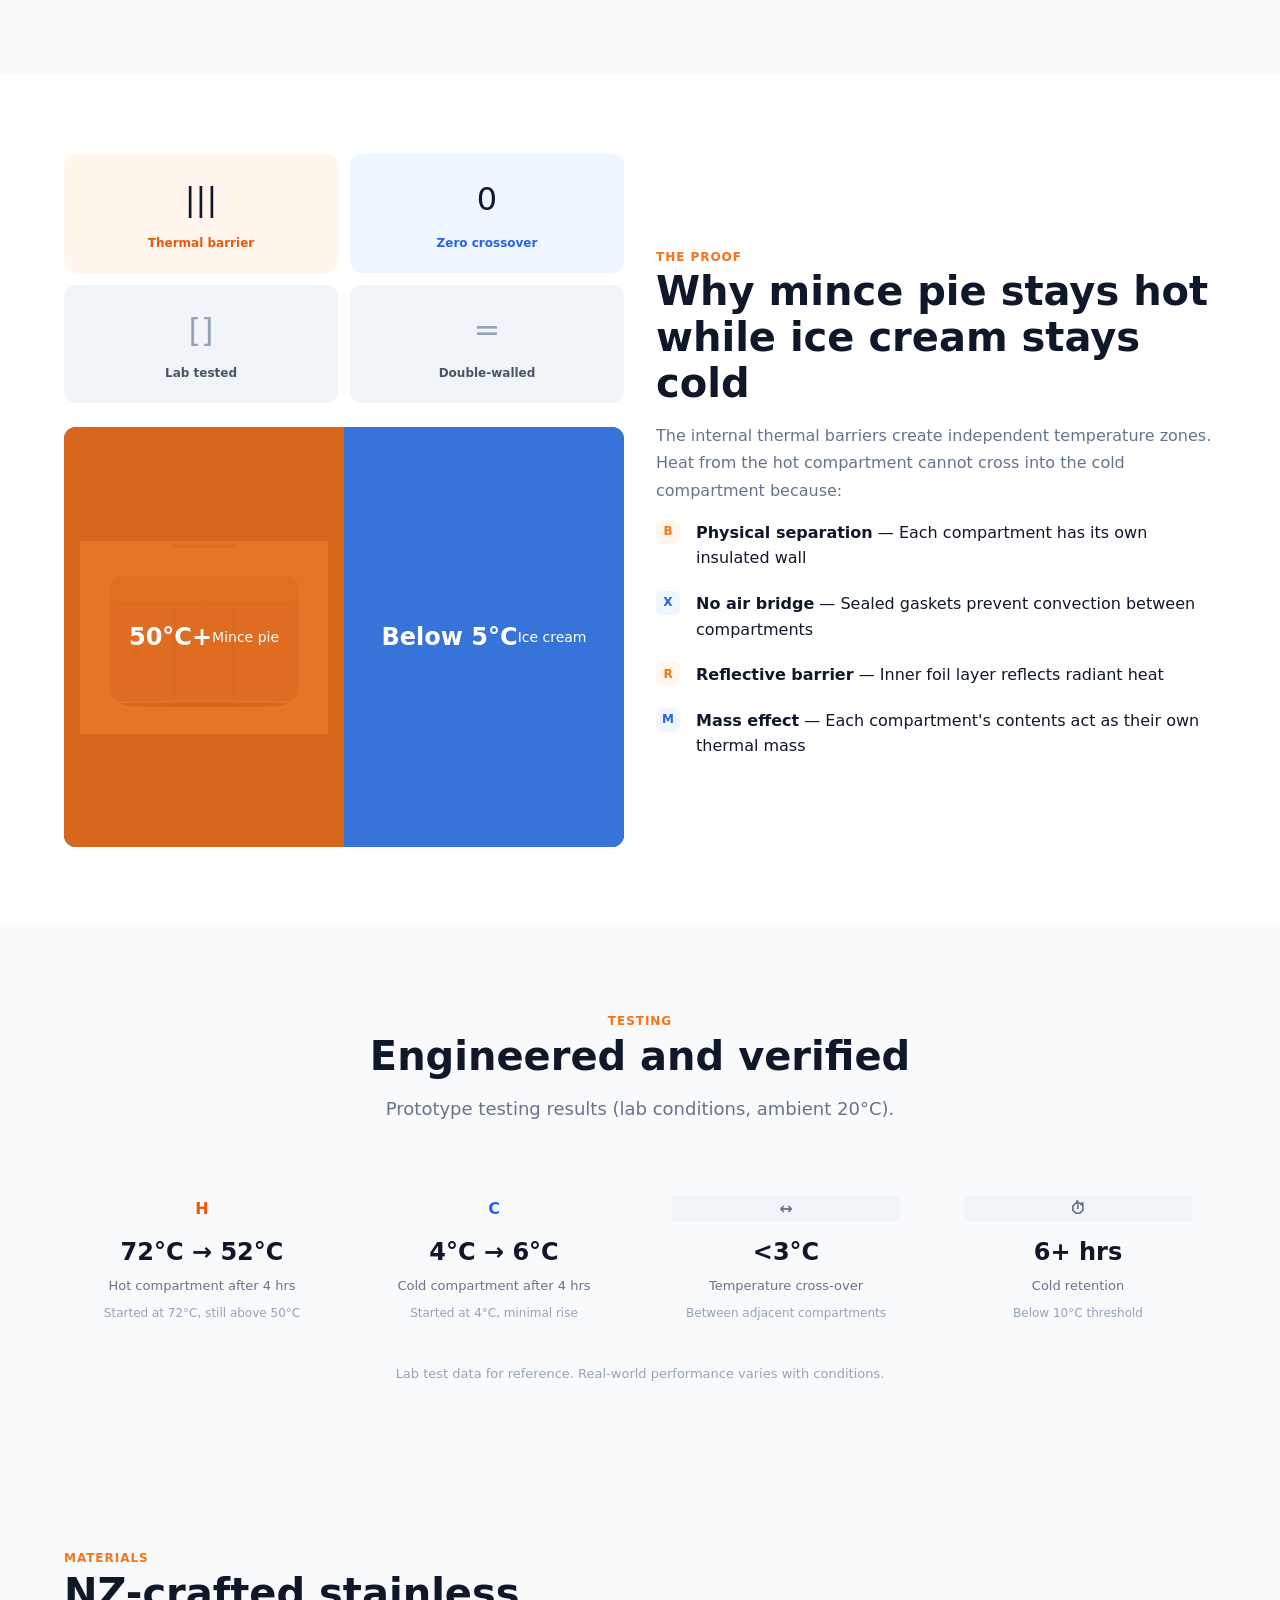
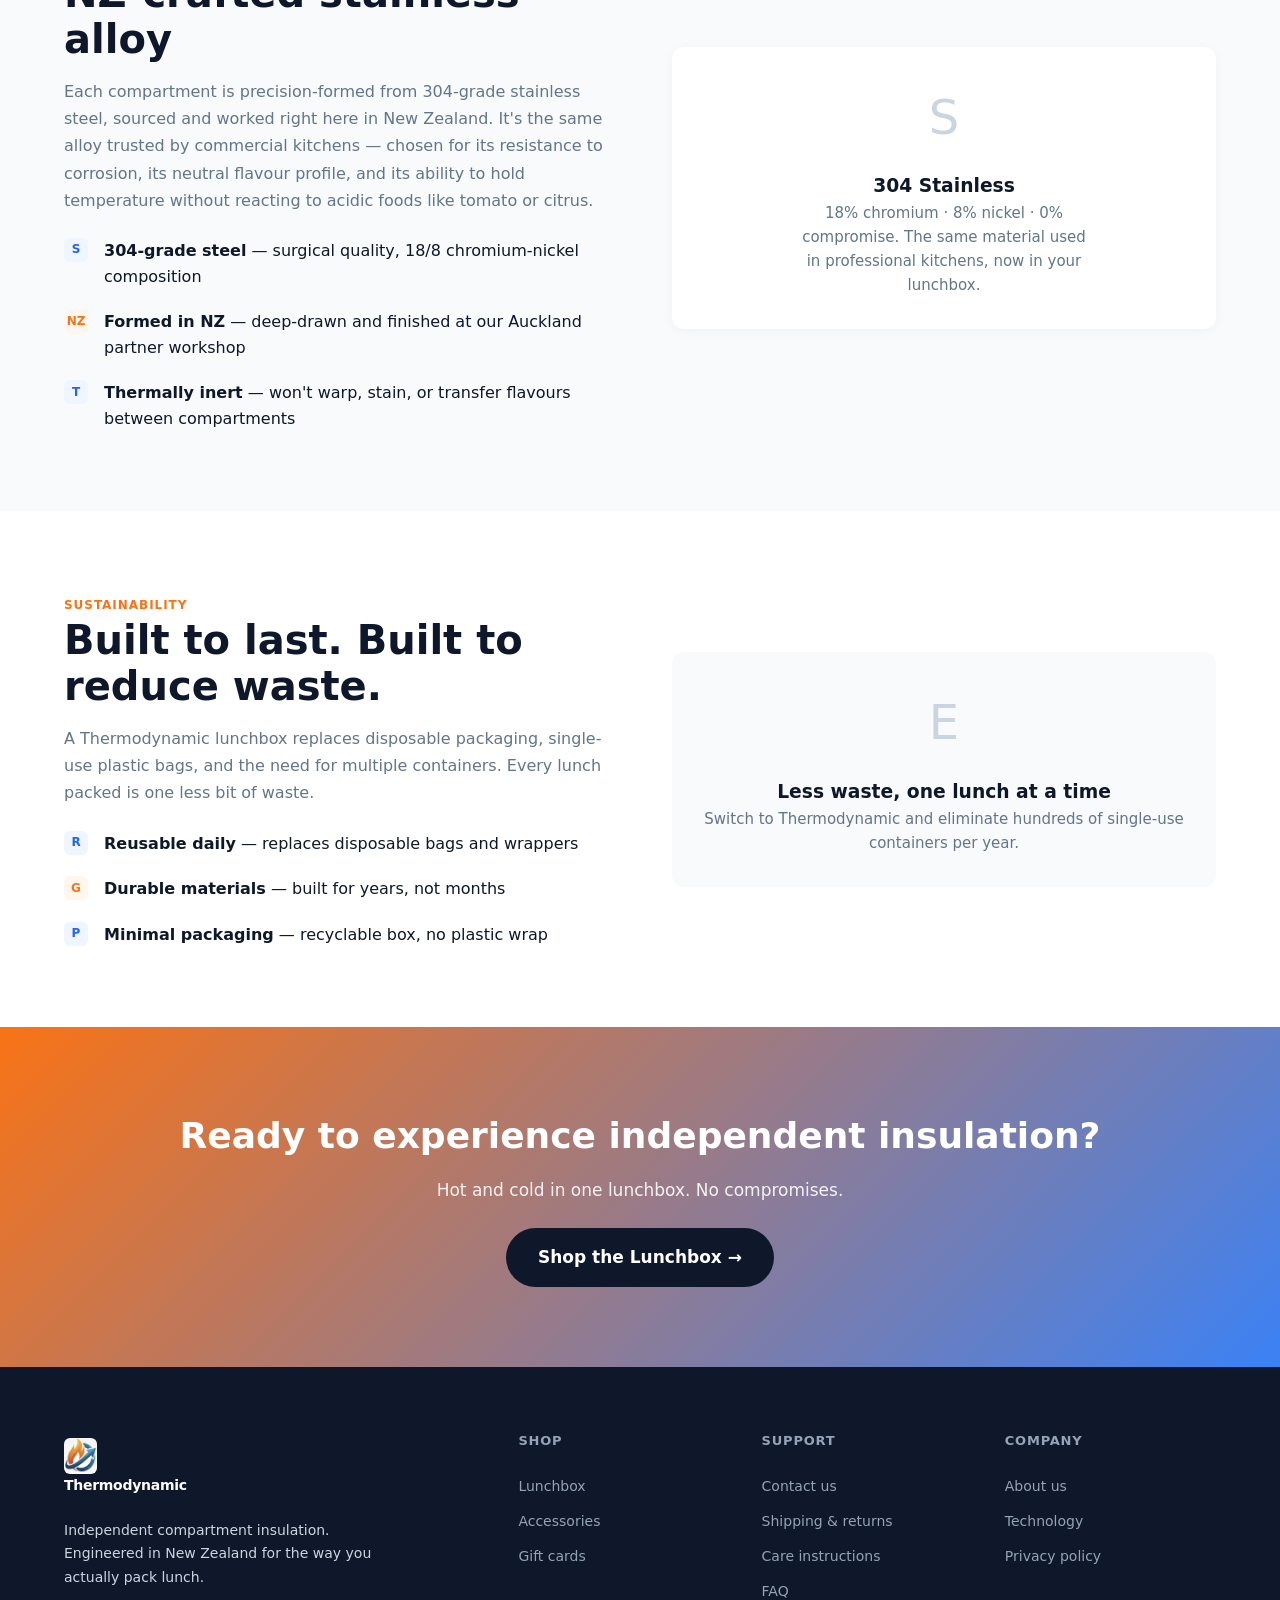
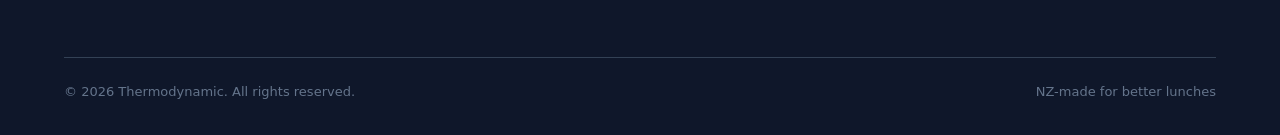
<file: technology.html>
<!DOCTYPE html>
<html lang="en-NZ">
<head>
  <meta charset="UTF-8">
  <meta name="viewport" content="width=device-width, initial-scale=1.0">
  <title>Technology – How it Works | Thermodynamic</title>
  <meta name="description" content="Independent compartment insulation explained. How Thermodynamic keeps hot and cold food separate in one lunchbox.">
  <meta property="og:title" content="Thermodynamic Technology – Independent Compartment Insulation">
  <meta property="og:description" content="See how compartment-level insulation keeps hot and cold food together without compromise.">
  <link rel="stylesheet" href="css/style.css">
  <link rel="icon" href="assets/logo.png">
</head>
<body>
  <header class="header">
    <div class="container header-inner">
      <a href="index.html" class="logo"><img class="logo-icon" src="assets/logo.png" alt="">Thermodynamic</a>
      <nav class="nav">
        <a href="shop.html">Shop</a>
        <a href="technology.html">Technology</a>
        <a href="faq.html">FAQ</a>
        <a href="about.html">About</a>
        <a href="support.html">Support</a>
      </nav>
      <div class="header-actions">
        <a href="cart.html" class="cart-btn" aria-label="Cart">🛒<span class="cart-count" style="display:none">0</span></a>
        <button class="mobile-menu-btn" aria-label="Menu">☰</button>
      </div>
    </div>
    <nav class="mobile-nav">
      <a href="shop.html">Shop</a>
      <a href="technology.html">Technology</a>
      <a href="faq.html">FAQ</a>
      <a href="about.html">About</a>
      <a href="support.html">Support</a>
      <a href="cart.html" class="btn btn-primary">View cart 🛒</a>
    </nav>
  </header>

  <main>
    <!-- Hero -->
    <section class="section" style="padding-top:3rem">
      <div class="container">
        <div class="text-center" style="max-width:720px;margin:0 auto">
          <span class="section-label">The technology</span>
          <h1 class="section-title" style="font-size:clamp(2rem,4.5vw,3rem)">Independent insulation,<br>compartment by compartment</h1>
          <p class="section-subtitle" style="margin:0 auto">How does one lunchbox keep mince pie hot and ice cream cold at the same time? It's simpler than you think.</p>
        </div>
      </div>
    </section>

    <!-- Exploded diagram -->
    <section class="section" style="padding-top:0">
      <div class="container">
        <div class="tech-diagram">
          <div class="tech-layers">
            <div class="tech-layer">
              <div class="layer-color" style="background:var(--slate-300);display:flex;align-items:center;justify-content:center;font-size:.75rem;font-weight:700">S</div>
              <div><div class="layer-label">Outer shell</div><div class="layer-desc">Durable BPA-free exterior, impact-resistant</div></div>
            </div>
            <div class="tech-layer">
              <div class="layer-color" style="background:var(--orange-200);display:flex;align-items:center;justify-content:center;font-size:.75rem;font-weight:700">I</div>
              <div><div class="layer-label">Insulation layer</div><div class="layer-desc">Closed-cell foam, minimises external heat transfer</div></div>
            </div>
            <div class="tech-layer">
              <div class="layer-color" style="background:var(--slate-400);display:flex;align-items:center;justify-content:center;font-size:.75rem;font-weight:700;color:white">T</div>
              <div><div class="layer-label">Thermal barriers (between compartments)</div><div class="layer-desc">Prevents heat flow between hot and cold sections</div></div>
            </div>
            <div class="tech-layer">
              <div class="layer-color" style="background:#cbd5e1;display:flex;align-items:center;justify-content:center;font-size:.75rem;font-weight:700">S</div>
              <div><div class="layer-label">Stainless steel compartments</div><div class="layer-desc">NZ-crafted 304 stainless alloy — food-grade, corrosion-resistant, individually formed</div></div>
            </div>
            <div class="tech-layer">
              <div class="layer-color" style="background:var(--blue-200);display:flex;align-items:center;justify-content:center;font-size:.75rem;font-weight:700">G</div>
              <div><div class="layer-label">Silicone gaskets</div><div class="layer-desc">Per-compartment seals, leak-resistant closure</div></div>
            </div>
          </div>
          <div style="text-align:center;margin-top:2rem;font-size:.875rem;color:var(--slate-400)">Exploded view — 5-layer construction</div>
        </div>
      </div>
    </section>

    <!-- Heat transfer simplified -->
    <section class="section" style="background:var(--slate-50)">
      <div class="container">
        <div class="text-center" style="margin-bottom:3rem">
          <h2 class="section-title">Heat transfer, simplified</h2>
          <p class="section-subtitle" style="margin:0 auto">Three ways heat moves — and how we stop each one.</p>
        </div>
        <div class="heat-transfer-grid">
          <div class="heat-card">
            <div class="icon" style="background:var(--orange-100);color:var(--orange-600);font-weight:700;font-size:1rem">C</div>
            <h4>Conduction</h4>
            <p>Heat travelling through solid materials. Our thermal barriers are made of low-conductivity materials that resist heat flow between compartments.</p>
          </div>
          <div class="heat-card">
            <div class="icon" style="font-size:1rem">↗</div>
            <h4>Convection</h4>
            <p>Heat moving through air or liquid. Each compartment is sealed independently, preventing air circulation that would carry heat between zones.</p>
          </div>
          <div class="heat-card">
            <div class="icon" style="font-size:1rem">~</div>
            <h4>Radiation</h4>
            <p>Infrared heat transfer between surfaces. Reflective barriers inside the insulation layer bounce radiant heat back toward its source.</p>
          </div>
        </div>
      </div>
    </section>

    <!-- Why it works -->
    <section class="section">
      <div class="container">
        <div class="signature-grid">
          <div>
            <div style="display:grid;grid-template-columns:1fr 1fr;gap:.75rem;margin-bottom:1.5rem">
              <div style="background:var(--orange-50);border-radius:var(--radius);padding:1.25rem;text-align:center">
                <div style="font-size:2rem;font-weight:200;color:var(--orange-400);margin-bottom:.5rem">|||</div>
                <div style="font-size:.75rem;font-weight:600;color:var(--orange-600)">Thermal barrier</div>
              </div>
              <div style="background:var(--blue-50);border-radius:var(--radius);padding:1.25rem;text-align:center">
                <div style="font-size:2rem;font-weight:200;color:var(--blue-400);margin-bottom:.5rem">0</div>
                <div style="font-size:.75rem;font-weight:600;color:var(--blue-600)">Zero crossover</div>
              </div>
              <div style="background:var(--slate-100);border-radius:var(--radius);padding:1.25rem;text-align:center">
                <div style="font-size:2rem;font-weight:200;color:var(--slate-400);margin-bottom:.5rem">[]</div>
                <div style="font-size:.75rem;font-weight:600;color:var(--slate-600)">Lab tested</div>
              </div>
              <div style="background:var(--slate-100);border-radius:var(--radius);padding:1.25rem;text-align:center">
                <div style="font-size:2rem;font-weight:200;color:var(--slate-400);margin-bottom:.5rem">=</div>
                <div style="font-size:.75rem;font-weight:600;color:var(--slate-600)">Double-walled</div>
              </div>
            </div>
            <div class="signature-visual" style="background:var(--slate-800)">
              <img src="assets/standard_orange.png" alt="Hot" style="position:absolute;inset:0;width:50%;height:100%;object-fit:contain;padding:1rem;opacity:.25;left:0">
              <img src="assets/standard_blue.png" alt="Cold" style="position:absolute;inset:0;width:50%;height:100%;object-fit:contain;padding:1rem;opacity:.25;right:0">
              <div style="position:relative;z-index:1;display:flex;width:100%;height:100%">
                <div class="signature-half hot-side" style="background:rgba(249,115,22,.85);font-size:clamp(1rem,2.5vw,1.5rem)">50°C+<br><span style="font-weight:400;font-size:.875rem">Mince pie</span></div>
                <div class="signature-half cold-side" style="background:rgba(59,130,246,.85);font-size:clamp(1rem,2.5vw,1.5rem)">Below 5°C<br><span style="font-weight:400;font-size:.875rem">Ice cream</span></div>
              </div>
            </div>
          </div>
          <div>
            <span class="section-label">The proof</span>
            <h2 class="section-title">Why mince pie stays hot while ice cream stays cold</h2>
            <p style="color:var(--slate-500);line-height:1.7;margin-bottom:1rem">The internal thermal barriers create independent temperature zones. Heat from the hot compartment cannot cross into the cold compartment because:</p>
            <ul class="icon-list">
              <li><span class="li-icon orange" style="font-size:.75rem;font-weight:700">B</span><div><strong>Physical separation</strong> — Each compartment has its own insulated wall</div></li>
              <li><span class="li-icon blue" style="font-size:.75rem;font-weight:700">X</span><div><strong>No air bridge</strong> — Sealed gaskets prevent convection between compartments</div></li>
              <li><span class="li-icon orange" style="font-size:.75rem;font-weight:700">R</span><div><strong>Reflective barrier</strong> — Inner foil layer reflects radiant heat</div></li>
              <li><span class="li-icon blue" style="font-size:.75rem;font-weight:700">M</span><div><strong>Mass effect</strong> — Each compartment's contents act as their own thermal mass</div></li>
            </ul>
          </div>
        </div>
      </div>
    </section>

    <!-- Testing (mock) -->
    <section class="section" style="background:var(--slate-50)">
      <div class="container">
        <div class="text-center" style="margin-bottom:3rem">
          <span class="section-label">Testing</span>
          <h2 class="section-title">Engineered and verified</h2>
          <p class="section-subtitle" style="margin:0 auto">Prototype testing results (lab conditions, ambient 20°C).</p>
        </div>
        <div class="specs-grid">
          <div class="spec-card">
            <div class="icon" style="background:var(--orange-100);color:var(--orange-600);font-weight:700;font-size:1rem">H</div>
            <div class="value">72°C → 52°C</div>
            <div class="label">Hot compartment after 4 hrs</div>
            <div class="note">Started at 72°C, still above 50°C</div>
          </div>
          <div class="spec-card">
            <div class="icon" style="background:var(--blue-100);color:var(--blue-600);font-weight:700;font-size:1rem">C</div>
            <div class="value">4°C → 6°C</div>
            <div class="label">Cold compartment after 4 hrs</div>
            <div class="note">Started at 4°C, minimal rise</div>
          </div>
          <div class="spec-card">
            <div class="icon" style="background:var(--slate-100);color:var(--slate-500);font-weight:700;font-size:1rem">↔</div>
            <div class="value">&lt;3°C</div>
            <div class="label">Temperature cross-over</div>
            <div class="note">Between adjacent compartments</div>
          </div>
          <div class="spec-card">
            <div class="icon" style="background:var(--slate-100);color:var(--slate-500);font-weight:700;font-size:1rem">⏱</div>
            <div class="value">6+ hrs</div>
            <div class="label">Cold retention</div>
            <div class="note">Below 10°C threshold</div>
          </div>
        </div>
        <p style="text-align:center;font-size:.8125rem;color:var(--slate-400);margin-top:1rem">Lab test data for reference. Real-world performance varies with conditions.</p>
      </div>
    </section>

    <!-- Materials -->
    <section class="section" style="background:var(--slate-50)">
      <div class="container">
        <div class="grid-2" style="align-items:center">
          <div>
            <span class="section-label">Materials</span>
            <h2 class="section-title">NZ-crafted stainless alloy</h2>
            <p style="color:var(--slate-500);line-height:1.7;margin-bottom:1.5rem">Each compartment is precision-formed from 304-grade stainless steel, sourced and worked right here in New Zealand. It's the same alloy trusted by commercial kitchens — chosen for its resistance to corrosion, its neutral flavour profile, and its ability to hold temperature without reacting to acidic foods like tomato or citrus.</p>
            <ul class="icon-list">
              <li><span class="li-icon blue" style="font-size:.75rem;font-weight:700">S</span><div><strong>304-grade steel</strong> — surgical quality, 18/8 chromium-nickel composition</div></li>
              <li><span class="li-icon orange" style="font-size:.75rem;font-weight:700">NZ</span><div><strong>Formed in NZ</strong> — deep-drawn and finished at our Auckland partner workshop</div></li>
              <li><span class="li-icon blue" style="font-size:.75rem;font-weight:700">T</span><div><strong>Thermally inert</strong> — won't warp, stain, or transfer flavours between compartments</div></li>
            </ul>
          </div>
          <div style="background:var(--white);border-radius:var(--radius);padding:2rem;text-align:center;box-shadow:0 2px 12px rgba(0,0,0,.04)">
            <div style="font-size:3rem;font-weight:200;color:var(--slate-300);margin-bottom:1rem">S</div>
            <h3>304 Stainless</h3>
            <p style="color:var(--slate-500);font-size:.9375rem;max-width:300px;margin:0 auto">18% chromium · 8% nickel · 0% compromise. The same material used in professional kitchens, now in your lunchbox.</p>
          </div>
        </div>
      </div>
    </section>

    <!-- Sustainability -->
    <section class="section">
      <div class="container">
        <div class="grid-2" style="align-items:center">
          <div>
            <span class="section-label">Sustainability</span>
            <h2 class="section-title">Built to last. Built to reduce waste.</h2>
            <p style="color:var(--slate-500);line-height:1.7;margin-bottom:1.5rem">A Thermodynamic lunchbox replaces disposable packaging, single-use plastic bags, and the need for multiple containers. Every lunch packed is one less bit of waste.</p>
            <ul class="icon-list">
              <li><span class="li-icon blue" style="font-size:.75rem;font-weight:700">R</span><div><strong>Reusable daily</strong> — replaces disposable bags and wrappers</div></li>
              <li><span class="li-icon orange" style="font-size:.75rem;font-weight:700">G</span><div><strong>Durable materials</strong> — built for years, not months</div></li>
              <li><span class="li-icon blue" style="font-size:.75rem;font-weight:700">P</span><div><strong>Minimal packaging</strong> — recyclable box, no plastic wrap</div></li>
            </ul>
          </div>
          <div style="background:var(--slate-50);border-radius:var(--radius);padding:2rem;text-align:center">
            <div style="font-size:3rem;font-weight:200;color:var(--slate-300);margin-bottom:1rem">E</div>
            <h3>Less waste, one lunch at a time</h3>
            <p style="color:var(--slate-500);font-size:.9375rem">Switch to Thermodynamic and eliminate hundreds of single-use containers per year.</p>
          </div>
        </div>
      </div>
    </section>

    <!-- CTA -->
    <section class="section email-capture">
      <div class="container">
        <h2>Ready to experience independent insulation?</h2>
        <p>Hot and cold in one lunchbox. No compromises.</p>
        <a href="shop.html" class="btn btn-dark" style="font-size:1.0625rem;padding:1rem 2rem">Shop the Lunchbox →</a>
      </div>
    </section>
  </main>

  <footer class="footer">
    <div class="container">
      <div class="footer-grid">
        <div class="footer-brand">
          <a href="index.html" class="logo"><img class="logo-icon" src="assets/logo.png" alt="">Thermodynamic</a>
          <p>Independent compartment insulation. Engineered in New Zealand for the way you actually pack lunch.</p>
        </div>
        <div>
          <h4>Shop</h4>
          <a href="shop.html">Lunchbox</a>
          <a href="shop.html">Accessories</a>
          <a href="shop.html">Gift cards</a>
        </div>
        <div>
          <h4>Support</h4>
          <a href="support.html">Contact us</a>
          <a href="support.html">Shipping & returns</a>
          <a href="support.html">Care instructions</a>
          <a href="faq.html">FAQ</a>
        </div>
        <div>
          <h4>Company</h4>
          <a href="about.html">About us</a>
          <a href="technology.html">Technology</a>
          <a href="support.html">Privacy policy</a>
        </div>
      </div>
      <div class="footer-bottom">
        <span>© 2026 Thermodynamic. All rights reserved.</span>
        <span>NZ-made for better lunches</span>
      </div>
    </div>
  </footer>

  <script src="js/main.js"></script>
</body>
</html>
</file>
<file: css/style.css>
*,*::before,*::after{box-sizing:border-box;margin:0;padding:0}
:root{
  --orange-500:#f97316;--orange-600:#ea580c;--orange-50:#fff7ed;
  --blue-500:#3b82f6;--blue-600:#2563eb;--blue-50:#eff6ff;
  --slate-50:#f8fafc;--slate-100:#f1f5f9;--slate-200:#e2e8f0;--slate-300:#cbd5e1;--slate-400:#94a3b8;--slate-500:#64748b;--slate-600:#475569;--slate-700:#334155;--slate-800:#1e293b;--slate-900:#0f172a;
  --white:#fff;--black:#000;
  --font-sans:system-ui,-apple-system,BlinkMacSystemFont,'Segoe UI',Roboto,sans-serif;
  --container:1200px;--radius:12px;--transition:200ms ease
}
html{scroll-behavior:smooth;font-size:16px}
body{font-family:var(--font-sans);color:var(--slate-900);background:var(--white);line-height:1.6;-webkit-font-smoothing:antialiased}
img{max-width:100%;height:auto;display:block}
a{color:inherit;text-decoration:none}
ul{list-style:none}
.container{max-width:var(--container);margin:0 auto;padding:0 1.5rem}
.sr-only{position:absolute;width:1px;height:1px;padding:0;margin:-1px;overflow:hidden;clip:rect(0,0,0,0);border:0}
.btn{display:inline-flex;align-items:center;justify-content:center;gap:.5rem;padding:.75rem 1.5rem;border-radius:9999px;font-weight:600;font-size:.9375rem;border:none;cursor:pointer;transition:all var(--transition);text-align:center}
.btn-primary{background:var(--orange-500);color:var(--white)}
.btn-primary:hover{background:var(--orange-600);transform:translateY(-1px)}
.btn-secondary{background:var(--slate-100);color:var(--slate-800)}
.btn-secondary:hover{background:var(--slate-200)}
.btn-outline{background:transparent;color:var(--slate-800);border:2px solid var(--slate-300)}
.btn-outline:hover{border-color:var(--slate-800)}
.btn-dark{background:var(--slate-900);color:var(--white)}
.btn-dark:hover{background:var(--slate-800)}
.section{padding:5rem 0}
.section-label{font-size:.75rem;font-weight:700;text-transform:uppercase;letter-spacing:.08em;color:var(--orange-500);margin-bottom:.75rem}
.section-title{font-size:clamp(1.75rem,4vw,2.5rem);font-weight:800;line-height:1.15;margin-bottom:1rem}
.section-subtitle{font-size:1.125rem;color:var(--slate-500);max-width:600px;line-height:1.6}
.grid-2{display:grid;grid-template-columns:1fr;gap:3rem}
.grid-3{display:grid;grid-template-columns:1fr;gap:2rem}
.grid-4{display:grid;grid-template-columns:1fr;gap:2rem}
@media(min-width:768px){
  .grid-2{grid-template-columns:1fr 1fr;gap:4rem}
  .grid-3{grid-template-columns:repeat(3,1fr)}
  .grid-4{grid-template-columns:repeat(2,1fr)}
}
@media(min-width:1024px){
  .grid-4{grid-template-columns:repeat(4,1fr)}
}

/* Header */
.header{position:sticky;top:0;z-index:100;background:rgba(255,255,255,.95);backdrop-filter:blur(8px);border-bottom:1px solid var(--slate-200)}
.header-inner{display:flex;align-items:center;justify-content:space-between;height:64px}
.logo{font-size:1.25rem;font-weight:800;letter-spacing:-.02em;display:flex;align-items:center;gap:.5rem}
.logo-icon{height:36px;width:auto;border-radius:6px}
.nav{display:none}
.nav a{padding:.5rem 1rem;font-size:.875rem;font-weight:500;color:var(--slate-600);transition:color var(--transition);border-radius:8px}
.nav a:hover{color:var(--slate-900);background:var(--slate-100)}
.header-actions{display:flex;align-items:center;gap:.75rem}
.cart-btn{position:relative;background:none;border:none;cursor:pointer;padding:.5rem;font-size:1.25rem;color:var(--slate-600);transition:color var(--transition)}
.cart-btn:hover{color:var(--slate-900)}
.cart-count{position:absolute;top:0;right:0;background:var(--orange-500);color:var(--white);font-size:.625rem;font-weight:700;width:18px;height:18px;border-radius:50%;display:flex;align-items:center;justify-content:center}
.mobile-menu-btn{display:block;background:none;border:none;cursor:pointer;padding:.5rem;font-size:1.5rem;color:var(--slate-600)}
@media(min-width:768px){
  .nav{display:flex;align-items:center;gap:.25rem}
  .mobile-menu-btn{display:none}
}

/* Mobile nav */
.mobile-nav{display:none;position:fixed;top:64px;left:0;right:0;bottom:0;background:var(--white);z-index:99;padding:2rem 1.5rem;overflow-y:auto}
.mobile-nav.open{display:block}
.mobile-nav a{display:block;padding:.875rem 0;font-size:1.125rem;font-weight:500;color:var(--slate-700);border-bottom:1px solid var(--slate-100)}
.mobile-nav .btn{margin-top:1.5rem;width:100%}

/* Hero */
.hero{position:relative;overflow:hidden;padding:4rem 0 3rem}
.hero-bg{position:absolute;inset:0;background:linear-gradient(135deg,var(--orange-50)0%,var(--blue-50)100%);z-index:-1}
.hero-content{text-align:center;max-width:720px;margin:0 auto}
.hero h1{font-size:clamp(2.25rem,5.5vw,3.75rem);font-weight:900;line-height:1.08;letter-spacing:-.02em;margin-bottom:1.25rem}
.hero .highlight-orange{color:var(--orange-500)}.hero .highlight-blue{color:var(--blue-500)}
.hero p{font-size:clamp(1rem,2vw,1.25rem);color:var(--slate-500);max-width:560px;margin:0 auto 2rem;line-height:1.7}
.hero-actions{display:flex;flex-wrap:wrap;gap:1rem;justify-content:center}
.hero-visual{margin-top:3rem;position:relative;border-radius:var(--radius);overflow:hidden;aspect-ratio:16/9;display:flex;align-items:center;justify-content:center}
.hero-visual-bg{position:absolute;inset:0;background:linear-gradient(145deg,#fff7ed 0%,#ffedd5 30%,#dbeafe 70%,#eff6ff 100%);z-index:0}
.hero-visual-inner{position:relative;z-index:1;width:78%;height:82%;border-radius:20px;background:rgba(255,255,255,.5);box-shadow:0 12px 48px rgba(0,0,0,.07),0 2px 8px rgba(0,0,0,.03);display:flex;align-items:center;justify-content:center;padding:2rem}
.hero-visual-inner img{width:100%;height:100%;object-fit:contain;filter:drop-shadow(0 6px 16px rgba(0,0,0,.08));transition:transform .4s ease}
.hero-visual-inner img:hover{transform:scale(1.03)}
.hero-visual-content{text-align:center;padding:2rem}
.hero-visual-content .temp-badge{display:inline-flex;align-items:center;gap:1.5rem;padding:.75rem 1.5rem;background:rgba(255,255,255,.9);border-radius:9999px;font-weight:600;font-size:1.125rem}
.hero-visual-content .hot{color:var(--orange-500)}.hero-visual-content .cold{color:var(--blue-500)}
.hero-visual-content .divider{color:var(--slate-300)}
@media(min-width:768px){
  .hero{padding:6rem 0 4rem}
}

/* Benefit cards */
.benefits-grid{display:grid;grid-template-columns:1fr;gap:1.5rem}
@media(min-width:640px){.benefits-grid{grid-template-columns:repeat(2,1fr)}}
@media(min-width:1024px){.benefits-grid{grid-template-columns:repeat(4,1fr)}}
.benefit-card{background:var(--slate-50);border-radius:var(--radius);padding:1.75rem;transition:all var(--transition);border:1px solid transparent}
.benefit-card:hover{border-color:var(--slate-200);background:var(--white);transform:translateY(-2px)}
.benefit-icon{width:48px;height:48px;border-radius:12px;display:flex;align-items:center;justify-content:center;font-size:1.5rem;margin-bottom:1rem}
.benefit-icon.orange{background:var(--orange-50)}.benefit-icon.blue{background:var(--blue-50)}
.benefit-card h3{font-size:1rem;font-weight:700;margin-bottom:.5rem}
.benefit-card p{font-size:.875rem;color:var(--slate-500);line-height:1.6}

/* Signature scenario */
.signature{background:var(--slate-900);color:var(--white);overflow:hidden}
.signature-grid{display:grid;grid-template-columns:1fr;gap:2rem;align-items:center}
@media(min-width:768px){.signature-grid{grid-template-columns:1fr 1fr}}
.signature-visual{position:relative;border-radius:var(--radius);overflow:hidden;aspect-ratio:4/3;display:flex}
.signature-half{flex:1;display:flex;align-items:center;justify-content:center;font-weight:800;font-size:clamp(1.25rem,3vw,2rem)}
.signature-half.hot-side{background:linear-gradient(135deg,#f97316,#fbbf24);color:var(--white)}
.signature-half.cold-side{background:linear-gradient(135deg,#3b82f6,#a5b4fc);color:var(--white)}
.signature-content h2{font-size:clamp(2rem,4vw,3rem);font-weight:800;line-height:1.1;margin-bottom:1rem}
.signature-content p{color:var(--slate-400);font-size:1.125rem;max-width:480px;line-height:1.7}
.signature-content .btn{margin-top:1.5rem}

/* Product preview on home */
.product-preview-grid{display:grid;grid-template-columns:1fr;gap:2rem}
@media(min-width:640px){.product-preview-grid{grid-template-columns:repeat(2,1fr)}}
@media(min-width:1024px){.product-preview-grid{grid-template-columns:repeat(3,1fr)}}
.product-card{background:var(--white);border:1px solid var(--slate-200);border-radius:var(--radius);overflow:hidden;transition:all var(--transition);cursor:pointer}
.product-card:hover{box-shadow:0 8px 30px rgba(0,0,0,.08);transform:translateY(-3px)}
.product-card-image{aspect-ratio:4/3;background:var(--slate-100);display:flex;align-items:center;justify-content:center;font-size:2rem;position:relative}
.product-card-image .tag{position:absolute;top:.75rem;left:.75rem;background:var(--orange-500);color:var(--white);font-size:.6875rem;font-weight:700;padding:.25rem .625rem;border-radius:9999px}
.product-card-body{padding:1.25rem}
.product-card-body h3{font-size:1.0625rem;font-weight:700;margin-bottom:.25rem}
.product-card-body .price{font-size:1.125rem;font-weight:700;color:var(--orange-600)}
.product-card-body .desc{font-size:.8125rem;color:var(--slate-500);margin-top:.25rem}
.product-card .variant-dots{display:flex;gap:.375rem;margin-top:.75rem}
.product-card .variant-dots span{width:20px;height:20px;border-radius:50%;border:2px solid var(--slate-200);cursor:pointer;transition:border-color var(--transition)}
.product-card .variant-dots span:hover,.product-card .variant-dots span.active{border-color:var(--slate-800)}

/* Social proof */
.review-highlights{display:grid;grid-template-columns:1fr;gap:1.5rem}
@media(min-width:768px){.review-highlights{grid-template-columns:repeat(3,1fr)}}
.review-card{background:var(--slate-50);border-radius:var(--radius);padding:1.5rem}
.review-card .stars{color:#f59e0b;font-size:.875rem;margin-bottom:.75rem}
.review-card blockquote{font-size:.9375rem;color:var(--slate-700);line-height:1.6;margin-bottom:1rem;font-style:italic}
.review-card .author{font-size:.8125rem;font-weight:600;color:var(--slate-500)}
.star-rating-summary{display:flex;align-items:center;gap:.75rem;margin-bottom:2rem;padding:1rem 1.5rem;background:var(--slate-50);border-radius:var(--radius)}
.star-rating-summary .avg{font-size:2rem;font-weight:800;color:var(--slate-900)}
.star-rating-summary .stars{color:#f59e0b;font-size:1.125rem}
.star-rating-summary .total{font-size:.875rem;color:var(--slate-500)}

/* FAQ preview/home */
.faq-list{max-width:720px;margin:0 auto}
.faq-item{border-bottom:1px solid var(--slate-200);padding:1.25rem 0}
.faq-question{display:flex;justify-content:space-between;align-items:center;width:100%;background:none;border:none;cursor:pointer;font-size:1rem;font-weight:600;color:var(--slate-800);text-align:left;padding:0;transition:color var(--transition)}
.faq-question:hover{color:var(--orange-500)}
.faq-question .icon{font-size:1.25rem;transition:transform var(--transition);flex-shrink:0;margin-left:1rem}
.faq-item.open .faq-question .icon{transform:rotate(45deg)}
.faq-answer{padding-top:.75rem;font-size:.9375rem;color:var(--slate-500);line-height:1.7;display:none}
.faq-item.open .faq-answer{display:block}
.faq-cta{text-align:center;margin-top:2rem}

/* Email capture */
.email-capture{background:linear-gradient(135deg,var(--orange-500),var(--blue-500));color:var(--white);text-align:center}
.email-capture h2{font-size:clamp(1.5rem,3.5vw,2.25rem);font-weight:800;margin-bottom:.75rem}
.email-capture p{opacity:.9;font-size:1.0625rem;margin-bottom:1.5rem;max-width:500px;margin-left:auto;margin-right:auto}
.email-form{display:flex;flex-direction:column;gap:.75rem;max-width:440px;margin:0 auto}
.email-form input{flex:1;padding:.875rem 1.25rem;border-radius:9999px;border:none;font-size:.9375rem;outline:none}
.email-form .btn{background:var(--slate-900);color:var(--white)}
.email-form .btn:hover{background:var(--slate-800)}
@media(min-width:480px){.email-form{flex-direction:row}}

/* PDP */
.pdp-gallery{display:grid;grid-template-columns:1fr;gap:1rem}
@media(min-width:768px){.pdp-gallery{grid-template-columns:2fr 1fr}}
.pdp-gallery-main{aspect-ratio:4/3;background:var(--slate-100);border-radius:var(--radius);display:flex;align-items:center;justify-content:center;font-size:2rem}
.pdp-gallery-thumbs{display:grid;grid-template-columns:repeat(4,1fr);gap:.75rem}
.pdp-gallery-thumbs div{aspect-ratio:1;background:var(--slate-100);border-radius:8px;display:flex;align-items:center;justify-content:center;font-size:1rem;cursor:pointer;border:2px solid transparent}
.pdp-gallery-thumbs div.active{border-color:var(--orange-500)}
.pdp-info h1{font-size:clamp(1.5rem,3vw,2rem);font-weight:800;margin-bottom:.5rem}
.pdp-price{font-size:1.75rem;font-weight:800;color:var(--orange-600);margin-bottom:1rem}
.pdp-variants{margin-bottom:1.5rem}
.pdp-variants label{font-size:.8125rem;font-weight:600;text-transform:uppercase;letter-spacing:.04em;color:var(--slate-500);margin-bottom:.5rem;display:block}
.option-group{display:flex;flex-wrap:wrap;gap:.5rem}
.option-group button{padding:.5rem 1rem;border:1px solid var(--slate-300);border-radius:8px;background:var(--white);cursor:pointer;font-size:.875rem;font-weight:500;transition:all var(--transition)}
.option-group button:hover{border-color:var(--slate-800)}
.option-group button.active{background:var(--slate-900);color:var(--white);border-color:var(--slate-900)}
.color-swatch{width:36px;height:36px;border-radius:50%;border:2px solid var(--slate-200);cursor:pointer;transition:all var(--transition)}
.color-swatch.active{border-color:var(--slate-900);box-shadow:0 0 0 2px var(--white),0 0 0 4px var(--slate-900)}
.pdp-actions{display:flex;gap:.75rem;flex-wrap:wrap;margin-bottom:1.5rem}
.pdp-actions .btn{flex:1;min-width:160px}
.pdp-meta{font-size:.875rem;color:var(--slate-500);display:flex;gap:1.5rem;flex-wrap:wrap}
.pdp-meta span{display:flex;align-items:center;gap:.375rem}
.pdp-section{padding:3rem 0;border-top:1px solid var(--slate-200)}
.pdp-section h2{font-size:1.5rem;font-weight:700;margin-bottom:1rem}
.pdp-section p{color:var(--slate-600);line-height:1.7;max-width:640px}

/* Specs grid */
.specs-grid{display:grid;grid-template-columns:1fr;gap:1rem}
@media(min-width:640px){.specs-grid{grid-template-columns:repeat(2,1fr)}}
@media(min-width:768px){.specs-grid{grid-template-columns:repeat(4,1fr)}}
.spec-card{text-align:center;padding:1.5rem;background:var(--slate-50);border-radius:var(--radius)}
.spec-card .icon{font-size:2rem;margin-bottom:.75rem}
.spec-card .value{font-size:1.5rem;font-weight:800;color:var(--slate-900)}
.spec-card .label{font-size:.8125rem;color:var(--slate-500);margin-top:.25rem}
.spec-card .note{font-size:.75rem;color:var(--slate-400);margin-top:.5rem}

/* Compartment diagram */
.compartment-diagram{display:grid;grid-template-columns:1fr 1fr 1fr;gap:.75rem;max-width:480px;margin:0 auto}
.compartment{aspect-ratio:1;border-radius:var(--radius);display:flex;flex-direction:column;align-items:center;justify-content:center;font-weight:700;font-size:1rem;text-align:center;padding:.5rem}
.compartment.hot{background:var(--orange-50);color:var(--orange-600);border:2px solid var(--orange-200)}
.compartment.cold{background:var(--blue-50);color:var(--blue-600);border:2px solid var(--blue-200)}
.compartment.ambient{background:var(--slate-100);color:var(--slate-600);border:2px solid var(--slate-200)}

/* Icon list */
.icon-list{display:grid;gap:1.25rem}
.icon-list li{display:flex;gap:1rem;align-items:flex-start}
.icon-list .li-icon{width:24px;height:24px;border-radius:6px;display:flex;align-items:center;justify-content:center;font-size:.75rem;flex-shrink:0}
.icon-list .li-icon.orange{background:var(--orange-50);color:var(--orange-500)}
.icon-list .li-icon.blue{background:var(--blue-50);color:var(--blue-600)}

/* Reviews page */
.reviews-header{display:flex;flex-wrap:wrap;justify-content:space-between;align-items:flex-start;gap:2rem;margin-bottom:3rem}
.reviews-filters{display:flex;flex-wrap:wrap;gap:.5rem}
.reviews-filters button{padding:.5rem 1rem;border:1px solid var(--slate-300);border-radius:9999px;background:var(--white);cursor:pointer;font-size:.8125rem;font-weight:500;transition:all var(--transition)}
.reviews-filters button:hover{border-color:var(--slate-800)}
.reviews-filters button.active{background:var(--slate-900);color:var(--white);border-color:var(--slate-900)}
.reviews-grid{display:grid;grid-template-columns:1fr;gap:1.5rem}
@media(min-width:640px){.reviews-grid{grid-template-columns:repeat(2,1fr)}}
@media(min-width:1024px){.reviews-grid{grid-template-columns:repeat(3,1fr)}}
.review-full-card{background:var(--white);border:1px solid var(--slate-200);border-radius:var(--radius);padding:1.5rem;transition:box-shadow var(--transition)}
.review-full-card:hover{box-shadow:0 4px 20px rgba(0,0,0,.05)}
.review-full-card .stars{color:#f59e0b;font-size:.875rem;margin-bottom:.5rem}
.review-full-card .date{font-size:.75rem;color:var(--slate-400);margin-bottom:.5rem}
.review-full-card h4{font-size:1rem;font-weight:700;margin-bottom:.5rem}
.review-full-card p{font-size:.875rem;color:var(--slate-600);line-height:1.6;margin-bottom:.75rem}
.review-full-card .author{font-size:.8125rem;font-weight:600;color:var(--slate-500);display:flex;align-items:center;gap:.5rem}
.review-full-card .author .badge{font-size:.625rem;background:var(--orange-50);color:var(--orange-600);padding:.125rem .5rem;border-radius:9999px;font-weight:600}
.review-full-card .review-photo{width:100%;aspect-ratio:16/9;background:var(--slate-100);border-radius:8px;margin-bottom:1rem;display:flex;align-items:center;justify-content:center;font-size:.75rem;color:var(--slate-400)}

/* Technology page */
.tech-diagram{position:relative;padding:3rem 0}
.tech-layers{display:grid;grid-template-columns:1fr;gap:1rem;max-width:480px;margin:0 auto}
.tech-layer{display:flex;align-items:center;gap:1rem;padding:1rem;border-radius:var(--radius);background:var(--white);border:1px solid var(--slate-200)}
.tech-layer .layer-color{width:32px;height:32px;border-radius:8px;flex-shrink:0}
.tech-layer .layer-label{font-weight:600;font-size:.9375rem}
.tech-layer .layer-desc{font-size:.8125rem;color:var(--slate-500)}
.heat-transfer-grid{display:grid;grid-template-columns:1fr;gap:1.5rem}
@media(min-width:768px){.heat-transfer-grid{grid-template-columns:repeat(3,1fr)}}
.heat-card{padding:1.5rem;border-radius:var(--radius);background:var(--slate-50);text-align:center}
.heat-card .icon{font-size:2.5rem;margin-bottom:.75rem}
.heat-card h4{font-weight:700;margin-bottom:.5rem}
.heat-card p{font-size:.875rem;color:var(--slate-500);line-height:1.6}

/* About page */
.values-grid{display:grid;grid-template-columns:1fr;gap:1.5rem}
@media(min-width:640px){.values-grid{grid-template-columns:repeat(2,1fr)}}
.value-card{text-align:center;padding:2rem;border-radius:var(--radius);background:var(--slate-50);border:1px solid transparent;transition:all var(--transition)}
.value-card:hover{border-color:var(--slate-200);transform:translateY(-2px)}
.value-card .icon{font-size:2.5rem;margin-bottom:1rem}
.value-card h3{font-weight:700;margin-bottom:.5rem}
.value-card p{font-size:.875rem;color:var(--slate-500);line-height:1.6}

/* Support page */
.contact-form{max-width:560px}
.form-group{margin-bottom:1.25rem}
.form-group label{display:block;font-size:.8125rem;font-weight:600;color:var(--slate-600);margin-bottom:.375rem}
.form-group input,.form-group textarea,.form-group select{width:100%;padding:.75rem 1rem;border:1px solid var(--slate-300);border-radius:8px;font-size:.9375rem;font-family:inherit;transition:border-color var(--transition);outline:none}
.form-group input:focus,.form-group textarea:focus,.form-group select:focus{border-color:var(--orange-500);box-shadow:0 0 0 3px rgba(249,115,22,.1)}
.form-group textarea{resize:vertical;min-height:120px}
.support-grid{display:grid;grid-template-columns:1fr;gap:2rem}
@media(min-width:768px){.support-grid{grid-template-columns:1fr 1fr}}

/* Footer */
.footer{background:var(--slate-900);color:var(--slate-300);padding:4rem 0 2rem}
.footer-grid{display:grid;grid-template-columns:1fr;gap:2rem}
@media(min-width:640px){.footer-grid{grid-template-columns:repeat(2,1fr)}}
@media(min-width:1024px){.footer-grid{grid-template-columns:2fr 1fr 1fr 1fr}}
.footer-brand .logo{color:var(--white);margin-bottom:1rem}
.footer-brand p{font-size:.875rem;line-height:1.7;max-width:320px}
.footer h4{font-size:.8125rem;font-weight:700;text-transform:uppercase;letter-spacing:.06em;color:var(--slate-400);margin-bottom:1rem}
.footer a{display:block;font-size:.875rem;color:var(--slate-400);padding:.4rem 0;transition:color var(--transition)}
.footer a:hover{color:var(--white)}
.footer-bottom{border-top:1px solid var(--slate-700);margin-top:3rem;padding-top:1.5rem;display:flex;flex-wrap:wrap;justify-content:space-between;align-items:center;gap:1rem;font-size:.8125rem;color:var(--slate-500)}

/* Cart page */
.cart-page{padding:2rem 0 4rem}
.cart-table{width:100%;border-collapse:collapse}
.cart-table th{text-align:left;font-size:.75rem;font-weight:700;text-transform:uppercase;letter-spacing:.06em;color:var(--slate-400);padding:.75rem .5rem;border-bottom:1px solid var(--slate-200)}
.cart-table td{padding:.75rem .5rem;border-bottom:1px solid var(--slate-100);font-size:.9375rem;vertical-align:middle}
.cart-item-img{width:64px;height:64px;background:var(--slate-100);border-radius:8px;display:flex;align-items:center;justify-content:center;font-size:1.5rem}
.cart-qty{display:flex;align-items:center;gap:.5rem}
.cart-qty button{width:32px;height:32px;border-radius:50%;border:1px solid var(--slate-300);background:var(--white);cursor:pointer;font-size:1rem;display:flex;align-items:center;justify-content:center}
.cart-qty span{font-weight:600;min-width:24px;text-align:center}
.cart-remove{background:none;border:none;cursor:pointer;color:var(--slate-400);font-size:1.25rem;transition:color var(--transition)}
.cart-remove:hover{color:var(--orange-500)}
.cart-summary{background:var(--slate-50);border-radius:var(--radius);padding:1.5rem;margin-top:2rem;max-width:400px;margin-left:auto}
.cart-summary .row{display:flex;justify-content:space-between;padding:.5rem 0;font-size:.9375rem}
.cart-summary .total{font-weight:800;font-size:1.125rem;border-top:1px solid var(--slate-200);padding-top:.75rem;margin-top:.5rem}
.cart-empty{text-align:center;padding:4rem 2rem}
.cart-empty .icon{font-size:3rem;margin-bottom:1rem;opacity:.3}
.cart-empty h2{font-size:1.5rem;font-weight:700;margin-bottom:.5rem}
.cart-empty p{color:var(--slate-500);margin-bottom:1.5rem}

/* Checkout */
.checkout-form{max-width:560px;margin:0 auto}
.checkout-form h2{font-size:1.25rem;font-weight:700;margin-bottom:1rem;padding-bottom:.5rem;border-bottom:1px solid var(--slate-200)}
.order-summary{background:var(--slate-50);border-radius:var(--radius);padding:1.5rem;margin-bottom:2rem}
.order-summary .item{display:flex;justify-content:space-between;padding:.5rem 0;font-size:.9375rem}
.order-summary .total{font-weight:800;font-size:1.125rem;border-top:1px solid var(--slate-200);padding-top:.75rem;margin-top:.5rem}

/* Toast */
.toast{position:fixed;bottom:2rem;left:50%;transform:translateX(-50%) translateY(100px);background:var(--slate-900);color:var(--white);padding:.875rem 1.5rem;border-radius:9999px;font-size:.9375rem;font-weight:500;z-index:200;opacity:0;transition:all .4s ease;pointer-events:none}
.toast.show{opacity:1;transform:translateX(-50%) translateY(0)}

/* Utility */
.text-center{text-align:center}
.mt-1{margin-top:1rem}.mt-2{margin-top:2rem}.mt-3{margin-top:3rem}
.mb-1{margin-bottom:1rem}.mb-2{margin-bottom:2rem}.mb-3{margin-bottom:3rem}
.gap-1{gap:1rem}
.flex-center{display:flex;align-items:center;justify-content:center}
</file>
